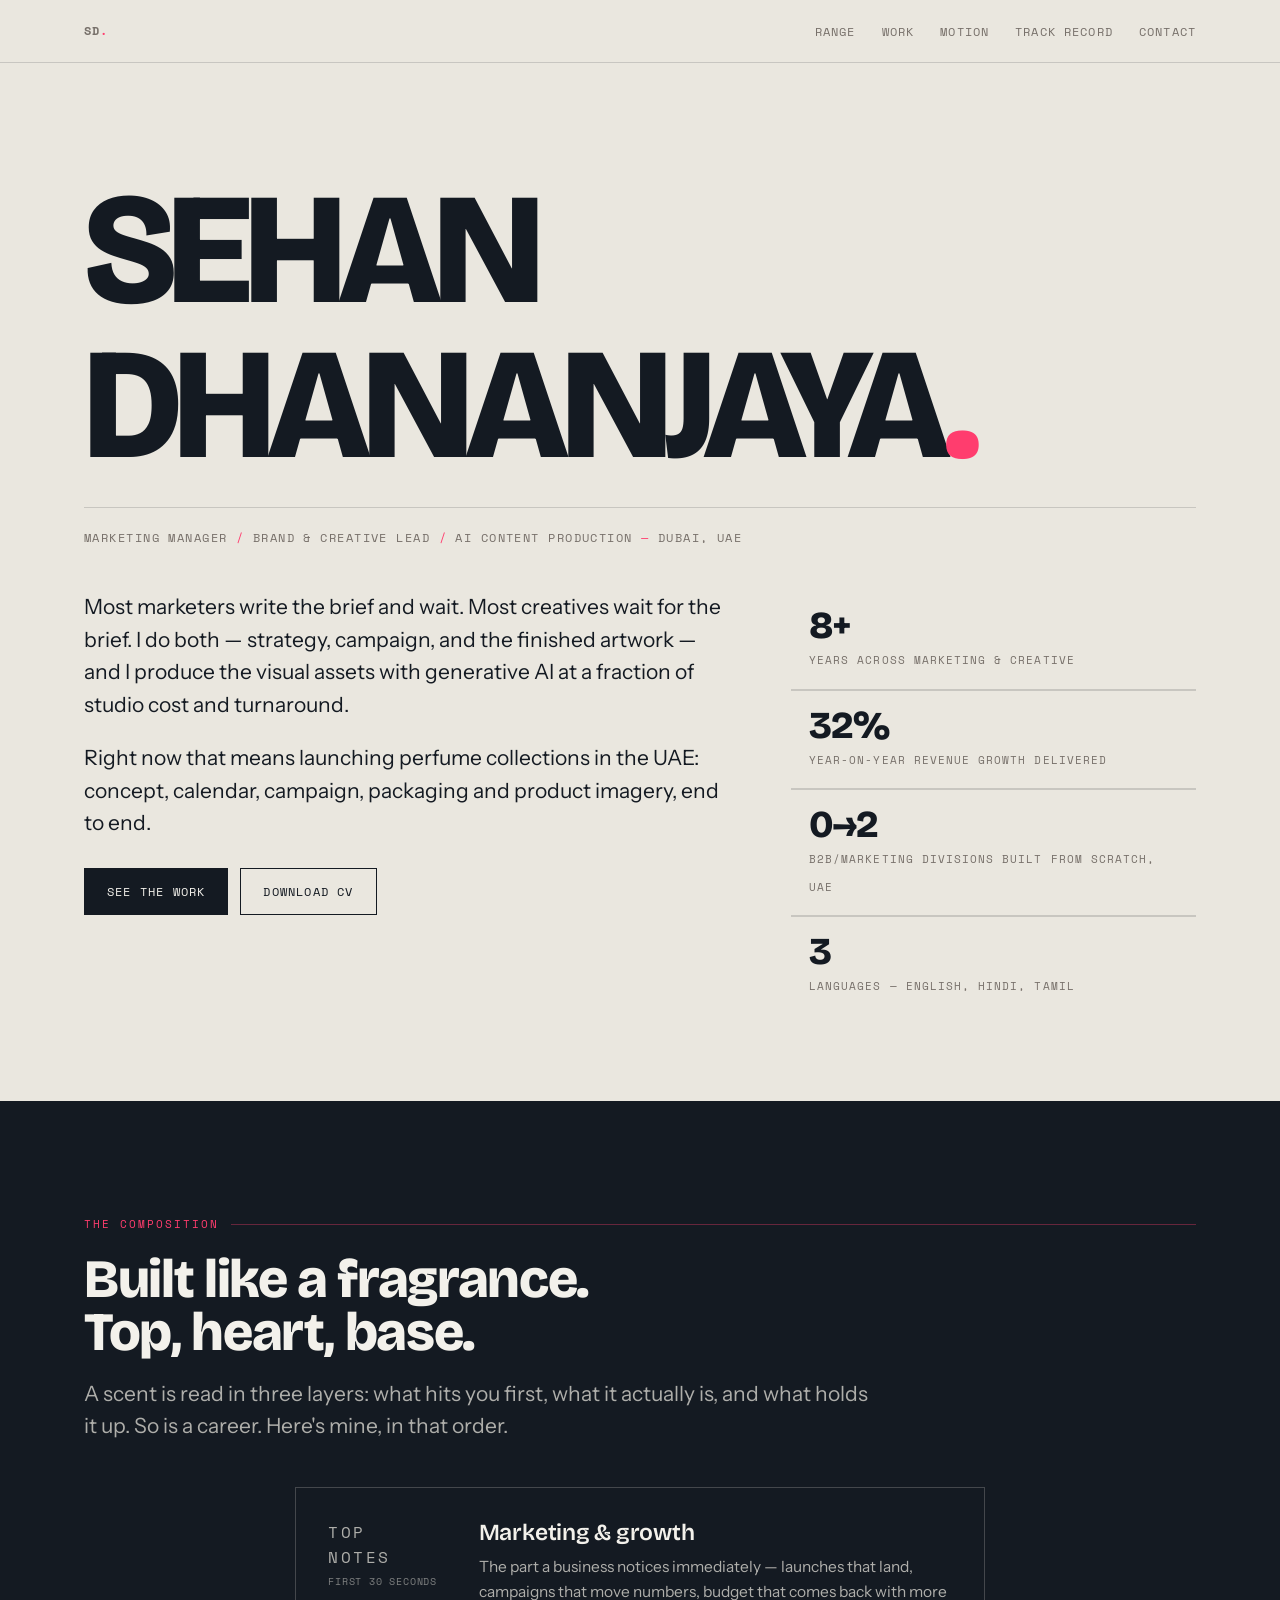
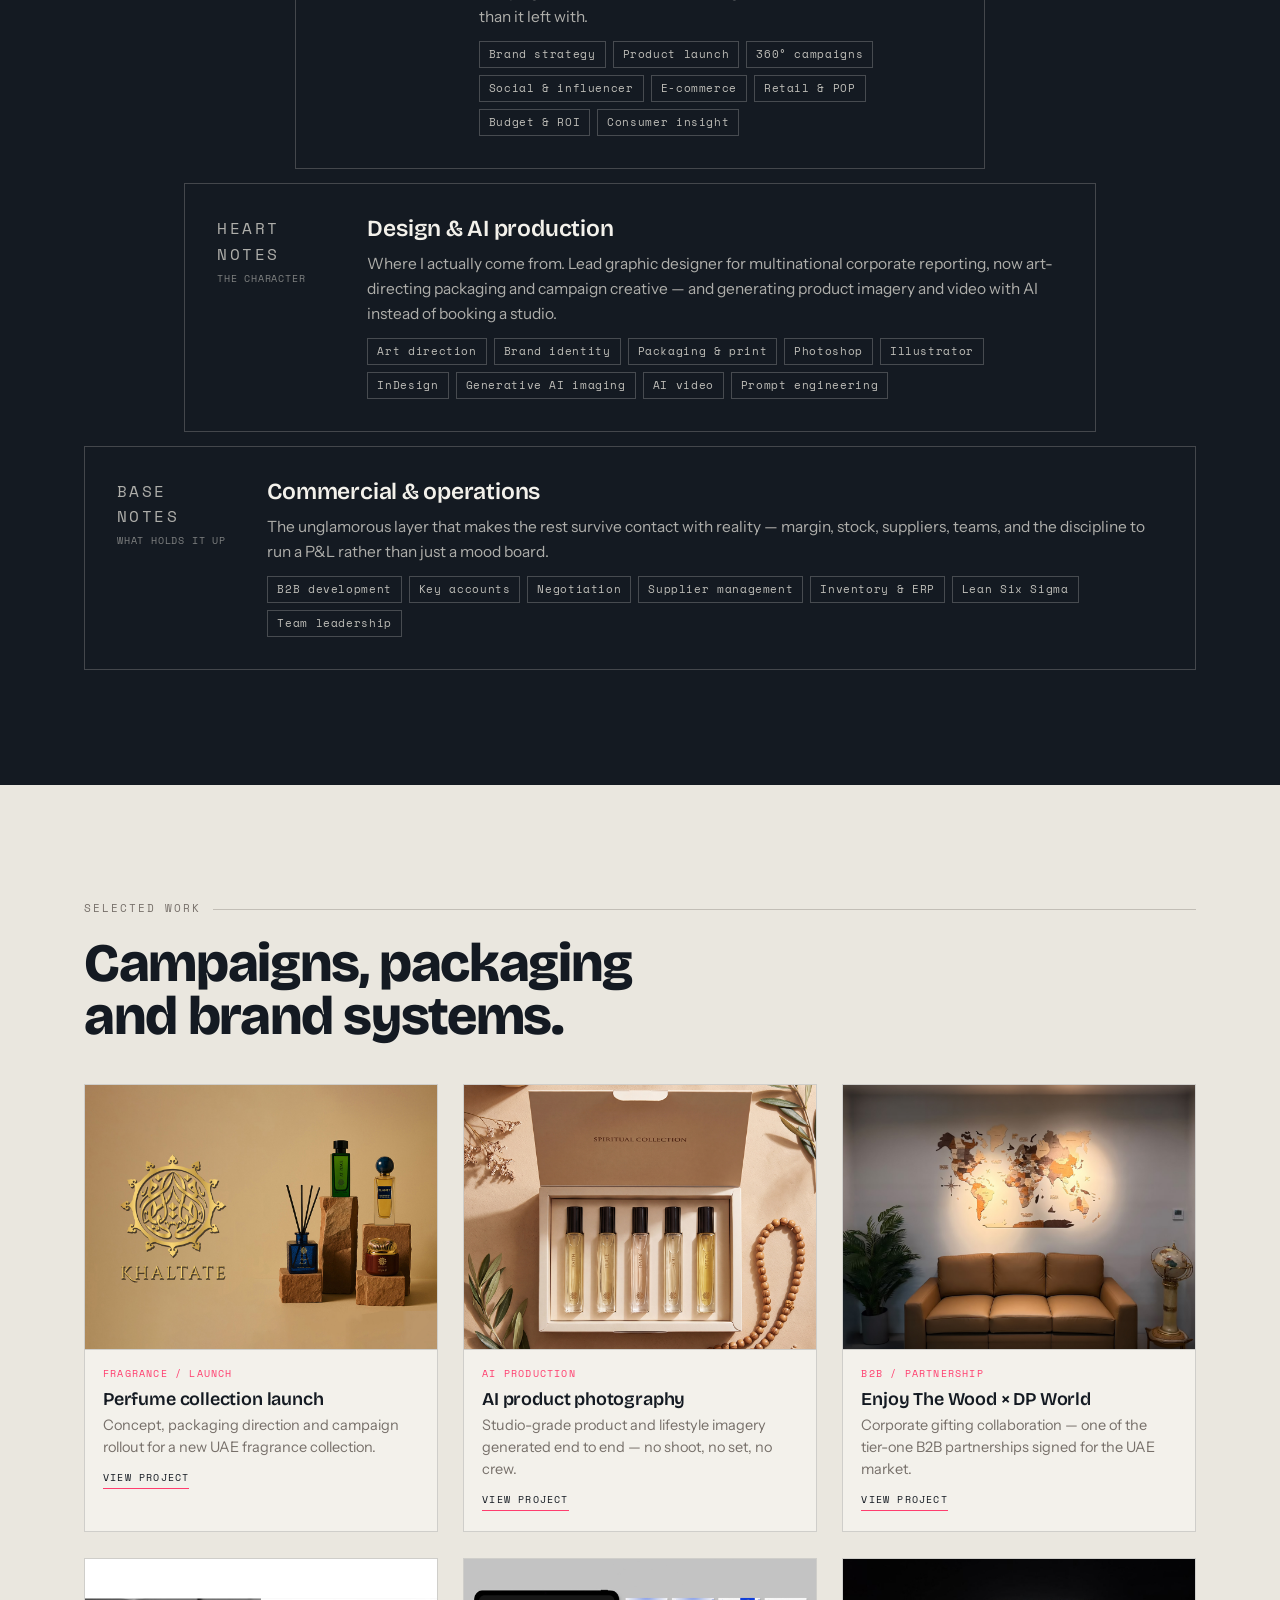
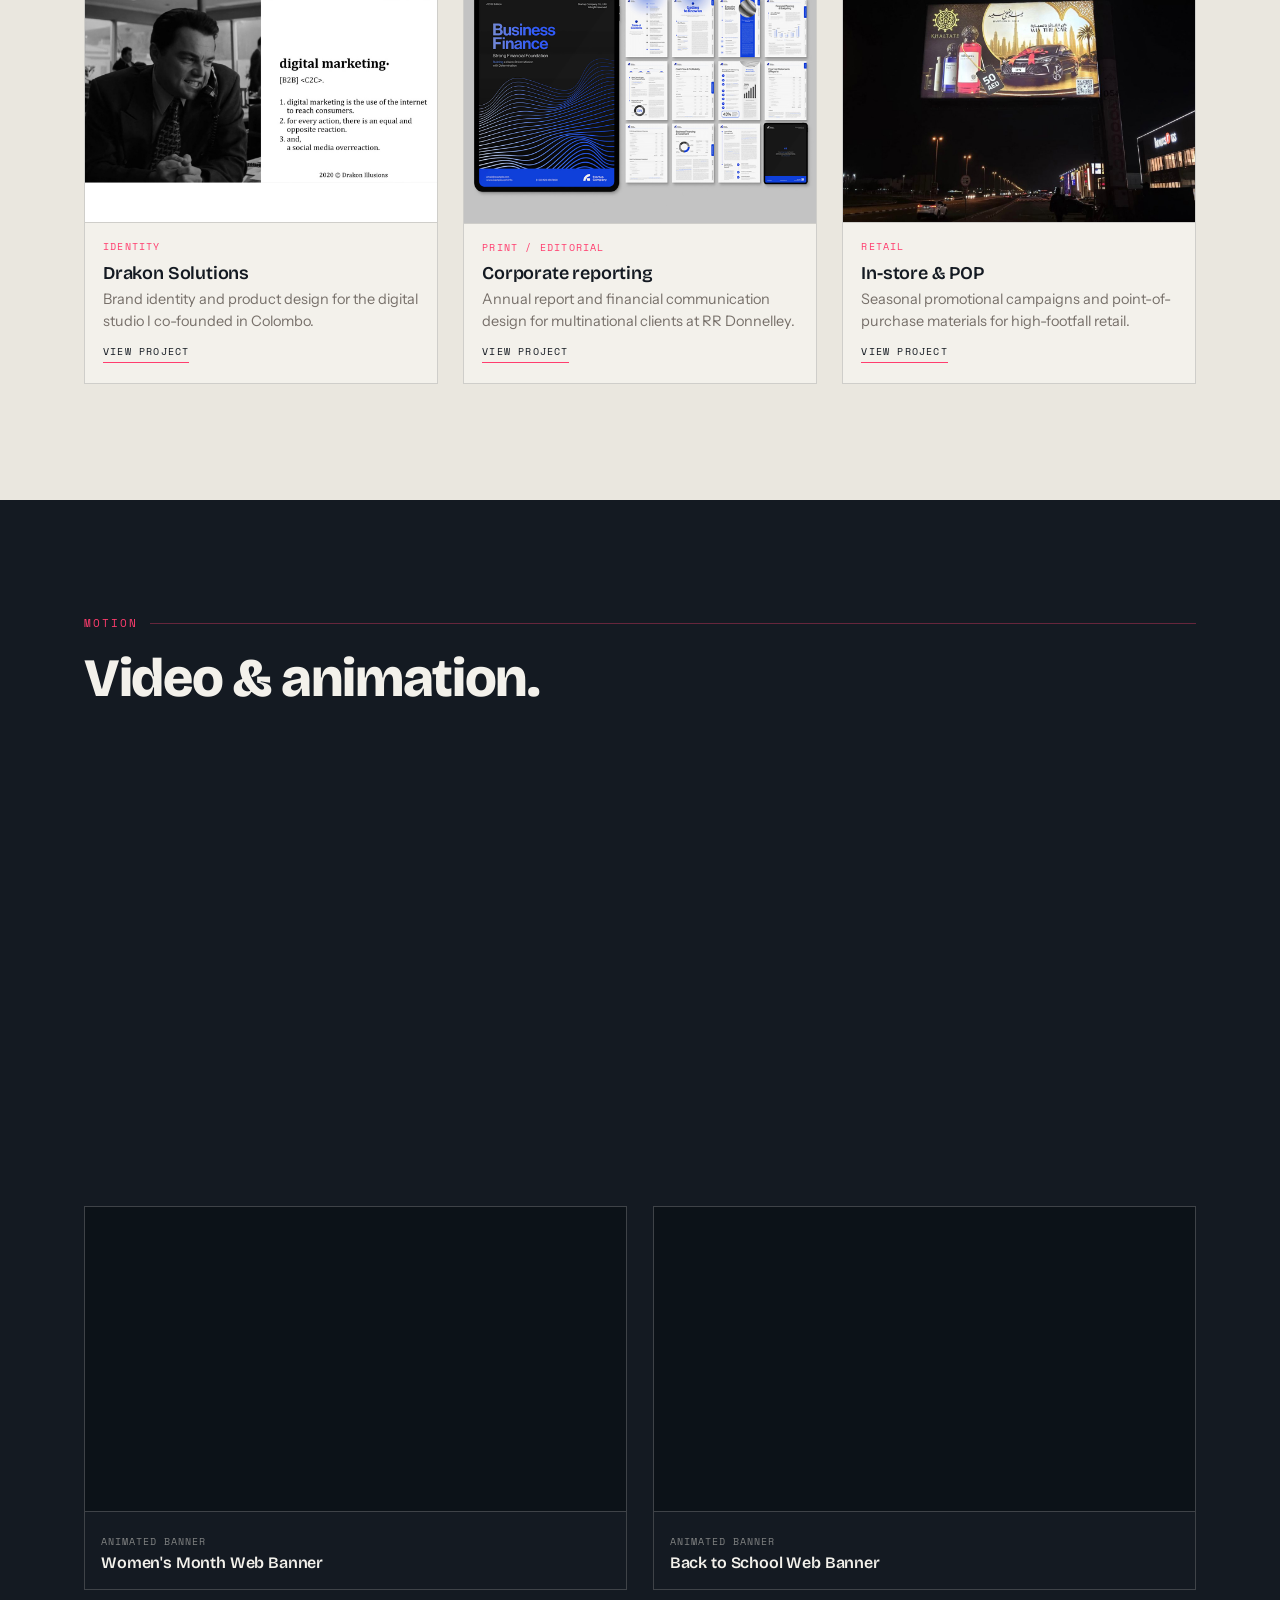
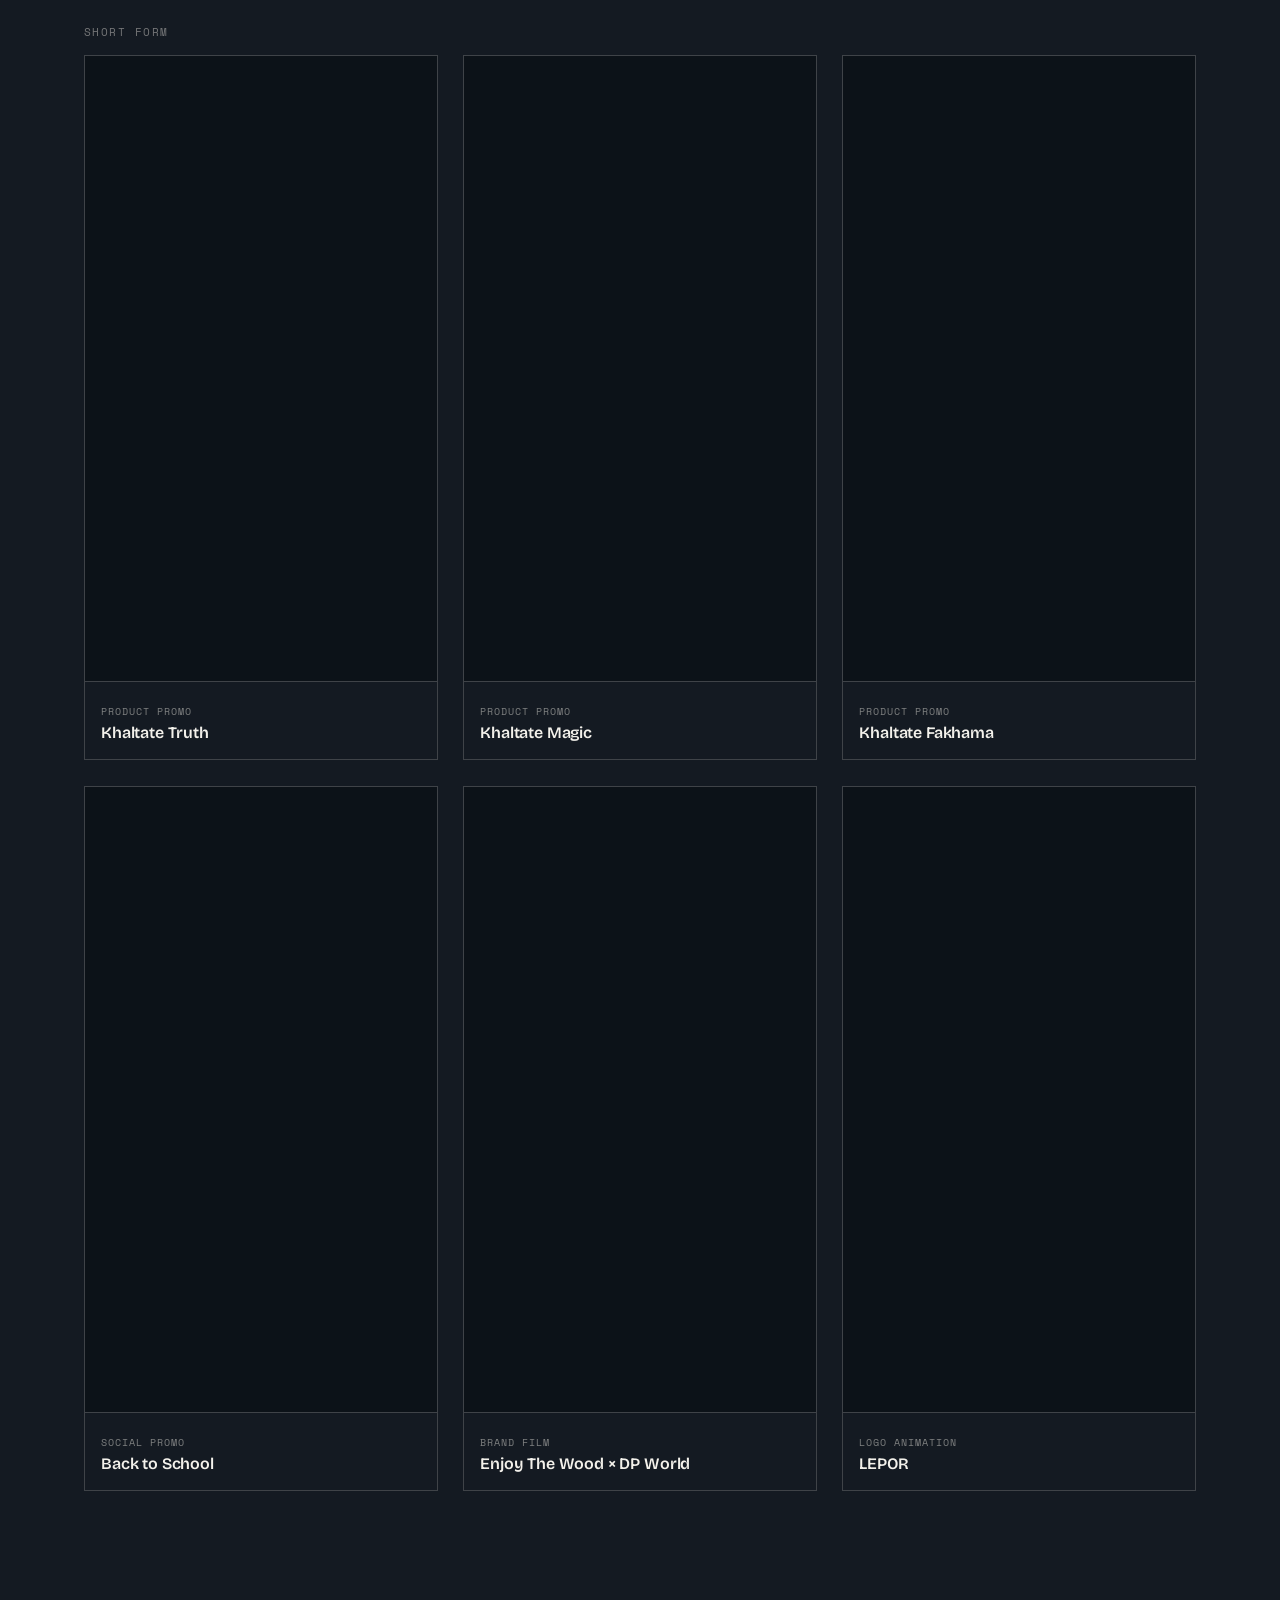
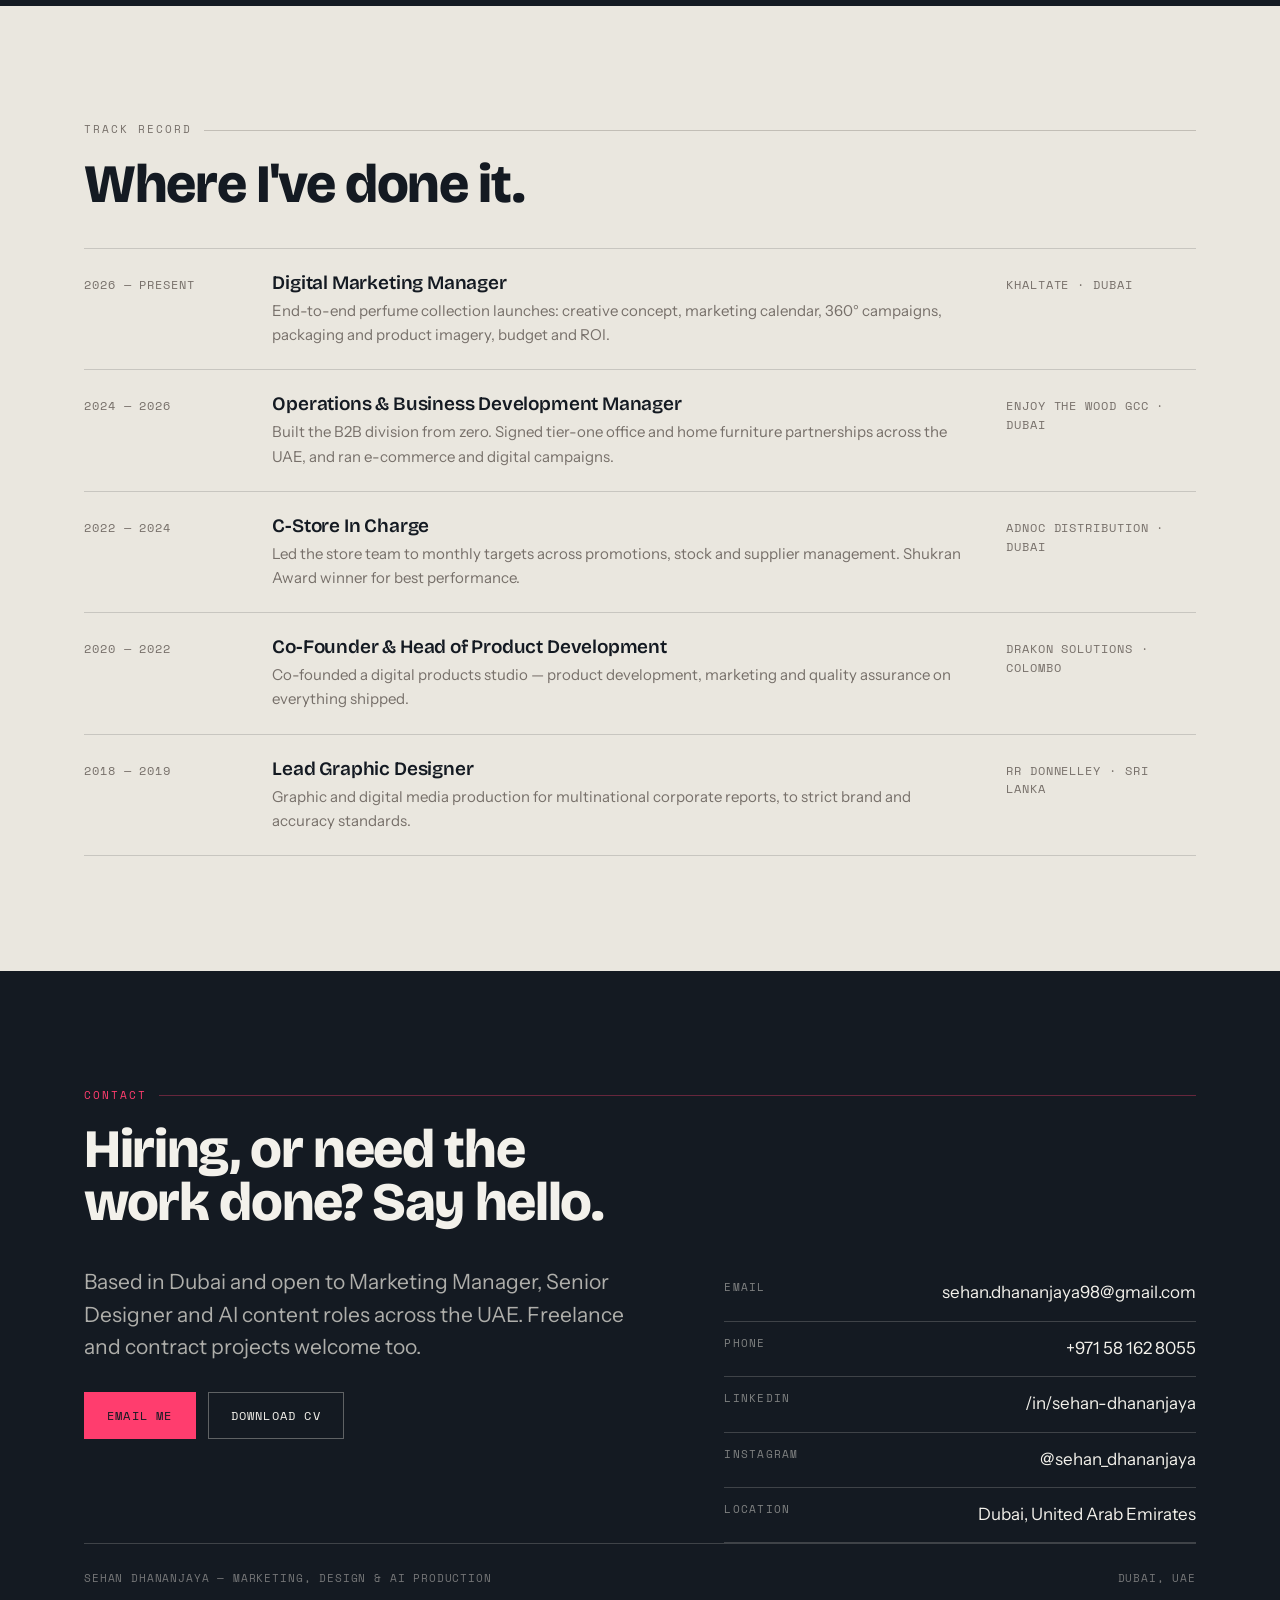
<file: index.html>
<!DOCTYPE html>
<html lang="en">
<head>
<meta charset="utf-8">
<meta name="viewport" content="width=device-width, initial-scale=1">
<title>Sehan Dhananjaya — Marketing, Design & AI Production, Dubai</title>
<link rel="icon" href="/favicon.ico" sizes="32x32">
<link rel="icon" href="/favicon.svg" type="image/svg+xml">
<link rel="apple-touch-icon" href="/apple-touch-icon.png">
<meta name="description" content="Sehan Dhananjaya — marketing manager, designer and AI content producer in Dubai. Brand launches, campaign creative and AI-generated product imagery.">

<meta property="og:title" content="Sehan Dhananjaya — Marketing, Design & AI Production">
<meta property="og:description" content="I run the campaign and make the work. Dubai, UAE.">
<meta property="og:type" content="website">
<meta property="og:image" content="https://sehandhananjaya.github.io/images/share.jpg">
<meta property="og:url" content="https://sehandhananjaya.github.io/">
<meta name="twitter:card" content="summary_large_image">
<meta name="theme-color" content="#141A22">
<link rel="canonical" href="https://sehandhananjaya.github.io/">

<link rel="preconnect" href="https://fonts.googleapis.com">
<link rel="preconnect" href="https://fonts.gstatic.com" crossorigin>
<link href="https://fonts.googleapis.com/css2?family=Bricolage+Grotesque:opsz,wght@12..96,400;12..96,600;12..96,800&family=Instrument+Sans:wght@400;500;600&family=Space+Mono:wght@400;700&display=swap" rel="stylesheet">

<style>
:root{
  --ink:#141A22;
  --ink-soft:#26313C;
  --paper:#EAE7DF;
  --paper-warm:#F3F1EB;
  --spot:#FF3D6E;          /* fluorescent spot colour — the one loud thing */
  --grey:#77706A;
  --rule:rgba(20,26,34,.16);

  --display:"Bricolage Grotesque",system-ui,sans-serif;
  --body:"Instrument Sans",system-ui,sans-serif;
  --mono:"Space Mono",ui-monospace,monospace;

  --gutter:clamp(20px,5vw,72px);
  --stack:clamp(64px,9vw,132px);
}

*{box-sizing:border-box}
html{scroll-behavior:smooth}
body{
  margin:0;
  background:var(--paper);
  color:var(--ink);
  font-family:var(--body);
  font-size:17px;
  line-height:1.62;
  -webkit-font-smoothing:antialiased;
}
img{max-width:100%;display:block}
a{color:inherit}

.wrap{max-width:1240px;margin:0 auto;padding:0 var(--gutter)}
.band{padding-block:var(--stack)}
.band--ink{background:var(--ink);color:var(--paper-warm)}
.band--ink .eyebrow{color:var(--spot)}
.band--ink .rule{border-color:rgba(234,231,223,.2)}

.eyebrow{
  font-family:var(--mono);
  font-size:11px;
  letter-spacing:.18em;
  text-transform:uppercase;
  color:var(--grey);
  margin:0 0 20px;
  display:flex;align-items:center;gap:12px;
}
.eyebrow::after{content:"";flex:1;height:1px;background:currentColor;opacity:.35}

h1,h2,h3{font-family:var(--display);font-weight:800;line-height:.98;letter-spacing:-.025em;margin:0}
h2{font-size:clamp(30px,4.6vw,54px)}
h3{font-size:clamp(19px,2vw,23px);font-weight:600;letter-spacing:-.01em;line-height:1.15}
p{margin:0 0 1em}
.lede{font-size:clamp(18px,1.9vw,21px);line-height:1.55}

/* ---------- nav ---------- */
.nav{
  position:sticky;top:0;z-index:50;
  background:rgba(234,231,223,.9);
  backdrop-filter:blur(10px);
  border-bottom:1px solid var(--rule);
}
.nav-in{display:flex;align-items:center;justify-content:space-between;height:62px}
.mark{font-family:var(--display);font-weight:800;font-size:19px;letter-spacing:-.03em;text-decoration:none}
.mark span{color:var(--spot)}
.nav ul{display:flex;gap:26px;list-style:none;margin:0;padding:0}
.nav a{font-family:var(--mono);font-size:11.5px;letter-spacing:.1em;text-transform:uppercase;text-decoration:none;color:var(--grey)}
.nav a:hover{color:var(--ink)}
@media(max-width:680px){.nav ul{gap:16px}.nav a{font-size:10px;letter-spacing:.06em}}
@media(max-width:460px){.nav li:nth-child(2){display:none}}

/* ---------- hero ---------- */
.hero{padding-block:clamp(56px,10vw,110px) clamp(48px,7vw,86px)}
.hero h1{font-size:clamp(52px,12.5vw,158px);letter-spacing:-.05em}
.hero h1 em{font-style:normal;display:block}
.slash{color:var(--spot)}
.hero-meta{
  font-family:var(--mono);font-size:12px;letter-spacing:.12em;text-transform:uppercase;
  color:var(--grey);margin:24px 0 0;padding-top:20px;border-top:1px solid var(--rule);
}
.hero-grid{display:grid;grid-template-columns:1.35fr .85fr;gap:clamp(28px,5vw,72px);margin-top:44px;align-items:start}
@media(max-width:860px){.hero-grid{grid-template-columns:1fr;gap:36px}}

.stats{display:grid;gap:2px;background:var(--rule)}
.stat{background:var(--paper);padding:16px 18px}
.stat b{display:block;font-family:var(--display);font-size:clamp(26px,3.4vw,38px);font-weight:800;letter-spacing:-.03em;line-height:1}
.stat span{font-family:var(--mono);font-size:10.5px;letter-spacing:.1em;text-transform:uppercase;color:var(--grey)}

.btn{
  display:inline-block;font-family:var(--mono);font-size:12px;letter-spacing:.1em;text-transform:uppercase;
  text-decoration:none;padding:13px 22px;background:var(--ink);color:var(--paper-warm);border:1px solid var(--ink);
}
.btn:hover{background:var(--spot);border-color:var(--spot);color:var(--ink)}
.btn--ghost{background:transparent;color:var(--ink)}
.btn--ghost:hover{background:var(--ink);color:var(--paper-warm)}
.btn-row{display:flex;flex-wrap:wrap;gap:12px;margin-top:28px}

/* ---------- the pyramid (signature) ---------- */
.pyr{margin-top:44px;display:grid;gap:14px;justify-items:center}
.note{
  width:100%;border:1px solid rgba(234,231,223,.22);
  padding:clamp(20px,3vw,32px);
  display:grid;grid-template-columns:112px 1fr;gap:clamp(16px,3vw,40px);align-items:start;
  transition:border-color .25s ease,background .25s ease;
}
.note:hover,.note:focus-within{border-color:var(--spot);background:rgba(255,61,110,.05)}
.note--top{max-width:62%}
.note--heart{max-width:82%}
.note--base{max-width:100%}
@media(max-width:900px){.note--top,.note--heart{max-width:100%}}
@media(max-width:620px){.note{grid-template-columns:1fr;gap:10px}}
.note-key{font-family:var(--mono);font-size:11px;letter-spacing:.16em;text-transform:uppercase;color:var(--spot)}
.note-key small{display:block;color:rgba(234,231,223,.5);letter-spacing:.08em;margin-top:4px;font-size:10px}
.note h3{margin-bottom:8px}
.note p{color:rgba(234,231,223,.72);margin:0 0 12px;font-size:15.5px}
.tags{display:flex;flex-wrap:wrap;gap:7px;margin:0;padding:0;list-style:none}
.tags li{font-family:var(--mono);font-size:10.5px;letter-spacing:.06em;padding:4px 9px;border:1px solid rgba(234,231,223,.24);color:rgba(234,231,223,.8)}

/* ---------- work ---------- */
.grid{display:grid;grid-template-columns:repeat(3,1fr);gap:clamp(14px,2vw,26px);margin-top:40px}
@media(max-width:900px){.grid{grid-template-columns:repeat(2,1fr)}}
@media(max-width:560px){.grid{grid-template-columns:1fr}}
a.tile{position:relative;display:block;text-decoration:none;color:inherit;background:var(--paper-warm);border:1px solid var(--rule);overflow:hidden;transition:border-color .25s ease,transform .25s ease}
a.tile:hover{border-color:var(--ink);transform:translateY(-3px)}
a.tile:hover .tile-body h3{color:var(--spot)}
.tile-body h3{transition:color .2s ease}
.tile-more{display:inline-block;margin-top:11px;font-family:var(--mono);font-size:10px;letter-spacing:.12em;text-transform:uppercase;color:var(--ink);border-bottom:1px solid var(--spot);padding-bottom:2px}
.tile-img{aspect-ratio:4/3;width:100%;object-fit:cover;transition:transform .5s ease}
.tile:hover .tile-img{transform:scale(1.04)}
.tile-body{padding:16px 18px 20px;border-top:1px solid var(--rule)}
.tile-body h3{font-size:18px}
.tile-body p{margin:6px 0 0;font-size:14.5px;color:var(--grey);line-height:1.5}
.tile-tag{font-family:var(--mono);font-size:10px;letter-spacing:.12em;text-transform:uppercase;color:var(--spot);display:block;margin-bottom:7px}
/* graceful placeholder when the image file isn't there yet */
.tile.is-empty .tile-img{display:none}
.tile.is-empty::before{
  content:"Drop image here — see README";
  display:flex;align-items:center;justify-content:center;text-align:center;
  aspect-ratio:4/3;padding:20px;
  font-family:var(--mono);font-size:11px;letter-spacing:.06em;color:var(--grey);
  background:repeating-linear-gradient(45deg,transparent,transparent 9px,rgba(20,26,34,.05) 9px,rgba(20,26,34,.05) 18px);
}

/* ---------- motion ---------- */
.reels{margin-top:40px}
.reels-wide{display:grid;grid-template-columns:repeat(2,1fr);gap:clamp(14px,2vw,26px);margin-bottom:clamp(14px,2vw,26px)}
.reels-shorts{display:grid;grid-template-columns:repeat(3,1fr);gap:clamp(14px,2vw,26px)}
.subhead{font-family:var(--mono);font-size:10.5px;letter-spacing:.14em;text-transform:uppercase;color:rgba(234,231,223,.45);margin:34px 0 14px}
@media(max-width:900px){.reels-wide{grid-template-columns:1fr}.reels-shorts{grid-template-columns:repeat(2,1fr)}}
@media(max-width:560px){.reels-shorts{grid-template-columns:1fr}}
.reel{border:1px solid rgba(234,231,223,.2)}
.reel .frame{position:relative;aspect-ratio:16/9;background:#0C1218}
.reel--vertical .frame{aspect-ratio:9/16}
.reel iframe{position:absolute;inset:0;width:100%;height:100%;border:0}
.reel-body{padding:14px 16px 17px;border-top:1px solid rgba(234,231,223,.2)}
.reel-body h3{font-size:16px}
.reel-body span{font-family:var(--mono);font-size:10px;letter-spacing:.1em;text-transform:uppercase;color:rgba(234,231,223,.5)}

/* ---------- track record ---------- */
.roles{margin-top:36px;border-top:1px solid var(--rule)}
.role{display:grid;grid-template-columns:150px 1fr 190px;gap:clamp(14px,3vw,40px);padding:22px 0;border-bottom:1px solid var(--rule);align-items:baseline}
@media(max-width:760px){.role{grid-template-columns:1fr;gap:6px;padding:18px 0}}
.role time,.role .where{font-family:var(--mono);font-size:11.5px;letter-spacing:.08em;text-transform:uppercase;color:var(--grey)}
.role h3{font-size:19px}
.role p{margin:5px 0 0;font-size:15px;color:var(--grey)}

/* ---------- contact ---------- */
.contact-grid{display:grid;grid-template-columns:1.1fr .9fr;gap:clamp(28px,5vw,72px);margin-top:36px;align-items:start}
@media(max-width:820px){.contact-grid{grid-template-columns:1fr;gap:32px}}
.lines{list-style:none;margin:0;padding:0}
.lines li{padding:13px 0;border-bottom:1px solid rgba(234,231,223,.2);display:flex;justify-content:space-between;gap:18px;flex-wrap:wrap}
.lines span{font-family:var(--mono);font-size:10.5px;letter-spacing:.12em;text-transform:uppercase;color:rgba(234,231,223,.5)}
.lines a{text-decoration:none;border-bottom:1px solid transparent}
.lines a:hover{color:var(--spot);border-color:var(--spot)}
.foot{padding:26px 0;font-family:var(--mono);font-size:10.5px;letter-spacing:.08em;text-transform:uppercase;color:rgba(234,231,223,.45);border-top:1px solid rgba(234,231,223,.2);display:flex;justify-content:space-between;gap:14px;flex-wrap:wrap}

/* ---------- motion / a11y ---------- */
:focus-visible{outline:2px solid var(--spot);outline-offset:3px}
.rise{opacity:0;transform:translateY(18px);transition:opacity .7s ease,transform .7s ease}
.rise.in{opacity:1;transform:none}
@media(prefers-reduced-motion:reduce){
  html{scroll-behavior:auto}
  .rise{opacity:1;transform:none;transition:none}
  .tile-img{transition:none}
}
</style>
</head>
<body>

<nav class="nav">
  <div class="wrap nav-in">
    <a class="mark" href="#top">SD<span>.</span></a>
    <ul>
      <li><a href="#range">Range</a></li>
      <li><a href="#work">Work</a></li>
      <li><a href="#motion">Motion</a></li>
      <li><a href="#track">Track record</a></li>
      <li><a href="#contact">Contact</a></li>
    </ul>
  </div>
</nav>

<header class="hero wrap" id="top">
  <h1>SEHAN<em>DHANANJAYA<span class="slash">.</span></em></h1>
  <p class="hero-meta">Marketing Manager <span class="slash">/</span> Brand &amp; Creative Lead <span class="slash">/</span> AI Content Production <span class="slash">—</span> Dubai, UAE</p>

  <div class="hero-grid">
    <div>
      <p class="lede">Most marketers write the brief and wait. Most creatives wait for the brief. I do both — strategy, campaign, and the finished artwork — and I produce the visual assets with generative AI at a fraction of studio cost and turnaround.</p>
      <p class="lede">Right now that means launching perfume collections in the UAE: concept, calendar, campaign, packaging and product imagery, end to end.</p>
      <div class="btn-row">
        <a class="btn" href="#work">See the work</a>
        <a class="btn btn--ghost" href="Sehan-Dhananjaya-CV.pdf">Download CV</a>
      </div>
    </div>
    <div class="stats">
      <div class="stat"><b>8+</b><span>Years across marketing &amp; creative</span></div>
      <div class="stat"><b>32%</b><span>Year-on-year revenue growth delivered</span></div>
      <div class="stat"><b>0→2</b><span>B2B/Marketing divisions built from scratch, UAE</span></div>
      <div class="stat"><b>3</b><span>Languages — English, Hindi, Tamil</span></div>
    </div>
  </div>
</header>

<!-- SIGNATURE SECTION: skills structured the way a fragrance is -->
<section class="band band--ink" id="range">
  <div class="wrap">
    <p class="eyebrow">The composition</p>
    <h2>Built like a fragrance.<br>Top, heart, base.</h2>
    <p class="lede rise" style="max-width:56ch;margin-top:18px;color:rgba(234,231,223,.72)">A scent is read in three layers: what hits you first, what it actually is, and what holds it up. So is a career. Here's mine, in that order.</p>

    <div class="pyr">
      <article class="note note--top rise">
        <p class="note-key">Top notes<small>First 30 seconds</small></p>
        <div>
          <h3>Marketing &amp; growth</h3>
          <p>The part a business notices immediately — launches that land, campaigns that move numbers, budget that comes back with more than it left with.</p>
          <ul class="tags">
            <li>Brand strategy</li><li>Product launch</li><li>360° campaigns</li><li>Social &amp; influencer</li><li>E-commerce</li><li>Retail &amp; POP</li><li>Budget &amp; ROI</li><li>Consumer insight</li>
          </ul>
        </div>
      </article>

      <article class="note note--heart rise">
        <p class="note-key">Heart notes<small>The character</small></p>
        <div>
          <h3>Design &amp; AI production</h3>
          <p>Where I actually come from. Lead graphic designer for multinational corporate reporting, now art-directing packaging and campaign creative — and generating product imagery and video with AI instead of booking a studio.</p>
          <ul class="tags">
            <li>Art direction</li><li>Brand identity</li><li>Packaging &amp; print</li><li>Photoshop</li><li>Illustrator</li><li>InDesign</li><li>Generative AI imaging</li><li>AI video</li><li>Prompt engineering</li>
          </ul>
        </div>
      </article>

      <article class="note note--base rise">
        <p class="note-key">Base notes<small>What holds it up</small></p>
        <div>
          <h3>Commercial &amp; operations</h3>
          <p>The unglamorous layer that makes the rest survive contact with reality — margin, stock, suppliers, teams, and the discipline to run a P&amp;L rather than just a mood board.</p>
          <ul class="tags">
            <li>B2B development</li><li>Key accounts</li><li>Negotiation</li><li>Supplier management</li><li>Inventory &amp; ERP</li><li>Lean Six Sigma</li><li>Team leadership</li>
          </ul>
        </div>
      </article>
    </div>
  </div>
</section>

<section class="band wrap" id="work">
  <p class="eyebrow">Selected work</p>
  <h2>Campaigns, packaging<br>and brand systems.</h2>

  <div class="grid">
    <a class="tile rise" href="work/perfume-launch.html">
      <img class="tile-img" src="images/work-01.jpg" alt="Perfume collection launch campaign artwork" onerror="this.closest('.tile').classList.add('is-empty')">
      <div class="tile-body">
        <span class="tile-tag">Fragrance / Launch</span>
        <h3>Perfume collection launch</h3>
        <p>Concept, packaging direction and campaign rollout for a new UAE fragrance collection.</p>
        <span class="tile-more">View project</span>
      </div>
    </a>

    <a class="tile rise" href="work/ai-product-photography.html">
      <img class="tile-img" src="images/work-02.jpg" alt="AI-generated product photography" onerror="this.closest('.tile').classList.add('is-empty')">
      <div class="tile-body">
        <span class="tile-tag">AI Production</span>
        <h3>AI product photography</h3>
        <p>Studio-grade product and lifestyle imagery generated end to end — no shoot, no set, no crew.</p>
        <span class="tile-more">View project</span>
      </div>
    </a>

    <a class="tile rise" href="work/enjoy-the-wood-dp-world.html">
      <img class="tile-img" src="images/work-03.jpg" alt="Enjoy The Wood x DP World collaboration" onerror="this.closest('.tile').classList.add('is-empty')">
      <div class="tile-body">
        <span class="tile-tag">B2B / Partnership</span>
        <h3>Enjoy The Wood × DP World</h3>
        <p>Corporate gifting collaboration — one of the tier-one B2B partnerships signed for the UAE market.</p>
        <span class="tile-more">View project</span>
      </div>
    </a>

    <a class="tile rise" href="work/drakon-solutions.html">
      <img class="tile-img" src="images/work-04.jpg" alt="Drakon Solutions brand identity" onerror="this.closest('.tile').classList.add('is-empty')">
      <div class="tile-body">
        <span class="tile-tag">Identity</span>
        <h3>Drakon Solutions</h3>
        <p>Brand identity and product design for the digital studio I co-founded in Colombo.</p>
        <span class="tile-more">View project</span>
      </div>
    </a>

    <a class="tile rise" href="work/corporate-reporting.html">
      <img class="tile-img" src="images/work-05.jpg" alt="Corporate annual report design" onerror="this.closest('.tile').classList.add('is-empty')">
      <div class="tile-body">
        <span class="tile-tag">Print / Editorial</span>
        <h3>Corporate reporting</h3>
        <p>Annual report and financial communication design for multinational clients at RR Donnelley.</p>
        <span class="tile-more">View project</span>
      </div>
    </a>

    <a class="tile rise" href="work/in-store-pop.html">
      <img class="tile-img" src="images/work-06.jpg" alt="Retail point of purchase materials" onerror="this.closest('.tile').classList.add('is-empty')">
      <div class="tile-body">
        <span class="tile-tag">Retail</span>
        <h3>In-store &amp; POP</h3>
        <p>Seasonal promotional campaigns and point-of-purchase materials for high-footfall retail.</p>
        <span class="tile-more">View project</span>
      </div>
    </a>
  </div>
</section>

<section class="band band--ink" id="motion">
  <div class="wrap">
    <p class="eyebrow">Motion</p>
    <h2>Video &amp; animation.</h2>
    <p class="lede rise" style="max-width:54ch;margin-top:18px;color:rgba(234,231,223,.72)">Brand films, kinetic typography and logo animation — art direction and edit.</p>

    <div class="reels">

      <!-- LANDSCAPE 16:9 — copy an <article> block to add another -->
      <div class="reels-wide">
        <article class="reel rise">
          <div class="frame"><iframe src="https://www.youtube.com/embed/ImSqgvRG7Xo" title="Khaltate BAIC U5 Giveaway" loading="lazy" allowfullscreen></iframe></div>
          <div class="reel-body"><span>Campaign film</span><h3>Khaltate BAIC U5 Giveaway</h3></div>
        </article>
        <article class="reel rise">
          <div class="frame"><iframe src="https://www.youtube.com/embed/YKpKmeU0_mY" title="Drakon Illusions" loading="lazy" allowfullscreen></iframe></div>
          <div class="reel-body"><span>Kinetic type</span><h3>Drakon Illusions</h3></div>
        </article>
        <article class="reel rise">
          <div class="frame"><iframe src="https://www.youtube.com/embed/WT5HqF9FqRI" title="Women's Month Web Banner" loading="lazy" allowfullscreen></iframe></div>
          <div class="reel-body"><span>Animated banner</span><h3>Women's Month Web Banner</h3></div>
        </article>
        <article class="reel rise">
          <div class="frame"><iframe src="https://www.youtube.com/embed/XcERab4SbjU" title="Back to School Web Banner" loading="lazy" allowfullscreen></iframe></div>
          <div class="reel-body"><span>Animated banner</span><h3>Back to School Web Banner</h3></div>
        </article>
      </div>

      <p class="subhead">Short form</p>
      <!-- VERTICAL 9:16 — copy an <article> block to add another -->
      <div class="reels-shorts">
        <article class="reel reel--vertical rise">
          <div class="frame"><iframe src="https://www.youtube.com/embed/Lloao1BjPEI" title="Khaltate Truth" loading="lazy" allowfullscreen></iframe></div>
          <div class="reel-body"><span>Product promo</span><h3>Khaltate Truth</h3></div>
        </article>
        <article class="reel reel--vertical rise">
          <div class="frame"><iframe src="https://www.youtube.com/embed/u1P_aF-uhCA" title="Khaltate Magic" loading="lazy" allowfullscreen></iframe></div>
          <div class="reel-body"><span>Product promo</span><h3>Khaltate Magic</h3></div>
        </article>
        <article class="reel reel--vertical rise">
          <div class="frame"><iframe src="https://www.youtube.com/embed/pjlxsHdZDGI" title="Khaltate Fakhama" loading="lazy" allowfullscreen></iframe></div>
          <div class="reel-body"><span>Product promo</span><h3>Khaltate Fakhama</h3></div>
        </article>
        <article class="reel reel--vertical rise">
          <div class="frame"><iframe src="https://www.youtube.com/embed/v2nSssEXszE" title="Back to School" loading="lazy" allowfullscreen></iframe></div>
          <div class="reel-body"><span>Social promo</span><h3>Back to School</h3></div>
        </article>
        <article class="reel reel--vertical rise">
          <div class="frame"><iframe src="https://www.youtube.com/embed/GNwtRgfBEBI" title="Enjoy The Wood × DP World" loading="lazy" allowfullscreen></iframe></div>
          <div class="reel-body"><span>Brand film</span><h3>Enjoy The Wood × DP World</h3></div>
        </article>
        <article class="reel reel--vertical rise">
          <div class="frame"><iframe src="https://www.youtube.com/embed/vBhHGhzxhqc" title="LEPOR" loading="lazy" allowfullscreen></iframe></div>
          <div class="reel-body"><span>Logo animation</span><h3>LEPOR</h3></div>
        </article>
      </div>

    </div>
  </div>
</section>

<section class="band wrap" id="track">
  <p class="eyebrow">Track record</p>
  <h2>Where I've done it.</h2>

  <div class="roles">
    <article class="role rise">
      <time>2026 — Present</time>
      <div>
        <h3>Digital Marketing Manager</h3>
        <p>End-to-end perfume collection launches: creative concept, marketing calendar, 360° campaigns, packaging and product imagery, budget and ROI.</p>
      </div>
      <p class="where">Khaltate · Dubai</p>
    </article>

    <article class="role rise">
      <time>2024 — 2026</time>
      <div>
        <h3>Operations &amp; Business Development Manager</h3>
        <p>Built the B2B division from zero. Signed tier-one office and home furniture partnerships across the UAE, and ran e-commerce and digital campaigns.</p>
      </div>
      <p class="where">Enjoy The Wood GCC · Dubai</p>
    </article>

    <article class="role rise">
      <time>2022 — 2024</time>
      <div>
        <h3>C-Store In Charge</h3>
        <p>Led the store team to monthly targets across promotions, stock and supplier management. Shukran Award winner for best performance.</p>
      </div>
      <p class="where">ADNOC Distribution · Dubai</p>
    </article>

    <article class="role rise">
      <time>2020 — 2022</time>
      <div>
        <h3>Co-Founder &amp; Head of Product Development</h3>
        <p>Co-founded a digital products studio — product development, marketing and quality assurance on everything shipped.</p>
      </div>
      <p class="where">Drakon Solutions · Colombo</p>
    </article>

    <article class="role rise">
      <time>2018 — 2019</time>
      <div>
        <h3>Lead Graphic Designer</h3>
        <p>Graphic and digital media production for multinational corporate reports, to strict brand and accuracy standards.</p>
      </div>
      <p class="where">RR Donnelley · Sri Lanka</p>
    </article>
  </div>
</section>

<section class="band band--ink" id="contact">
  <div class="wrap">
    <p class="eyebrow">Contact</p>
    <h2>Hiring, or need the<br>work done? Say hello.</h2>

    <div class="contact-grid">
      <div>
        <p class="lede" style="color:rgba(234,231,223,.72)">Based in Dubai and open to Marketing Manager, Senior Designer and AI content roles across the UAE. Freelance and contract projects welcome too.</p>
        <div class="btn-row">
          <a class="btn" style="background:var(--spot);border-color:var(--spot);color:var(--ink)" href="mailto:sehan.dhananjaya98@gmail.com">Email me</a>
          <a class="btn" style="background:transparent;color:var(--paper-warm);border-color:rgba(234,231,223,.35)" href="Sehan-Dhananjaya-CV.pdf">Download CV</a>
        </div>
      </div>

      <ul class="lines">
        <li><span>Email</span><a href="mailto:sehan.dhananjaya98@gmail.com">sehan.dhananjaya98@gmail.com</a></li>
        <li><span>Phone</span><a href="tel:+971581628055">+971 58 162 8055</a></li>
        <li><span>LinkedIn</span><a href="https://www.linkedin.com/in/sehan-dhananjaya/" target="_blank" rel="noopener">/in/sehan-dhananjaya</a></li>
        <li><span>Instagram</span><a href="https://www.instagram.com/sehan_dhananjaya/" target="_blank" rel="noopener">@sehan_dhananjaya</a></li>
        <li><span>Location</span>Dubai, United Arab Emirates</li>
      </ul>
    </div>

    <div class="foot">
      <span>Sehan Dhananjaya — Marketing, design &amp; AI production</span>
      <span>Dubai, UAE</span>
    </div>
  </div>
</section>

<script>
(function(){
  var reduce = window.matchMedia('(prefers-reduced-motion: reduce)').matches;
  var items = document.querySelectorAll('.rise');
  if(reduce || !('IntersectionObserver' in window)){
    items.forEach(function(el){el.classList.add('in')});
    return;
  }
  var io = new IntersectionObserver(function(entries){
    entries.forEach(function(e){
      if(e.isIntersecting){ e.target.classList.add('in'); io.unobserve(e.target); }
    });
  },{rootMargin:'0px 0px -8% 0px',threshold:.08});
  items.forEach(function(el){io.observe(el)});
})();
</script>
</body>
</html>
</file>
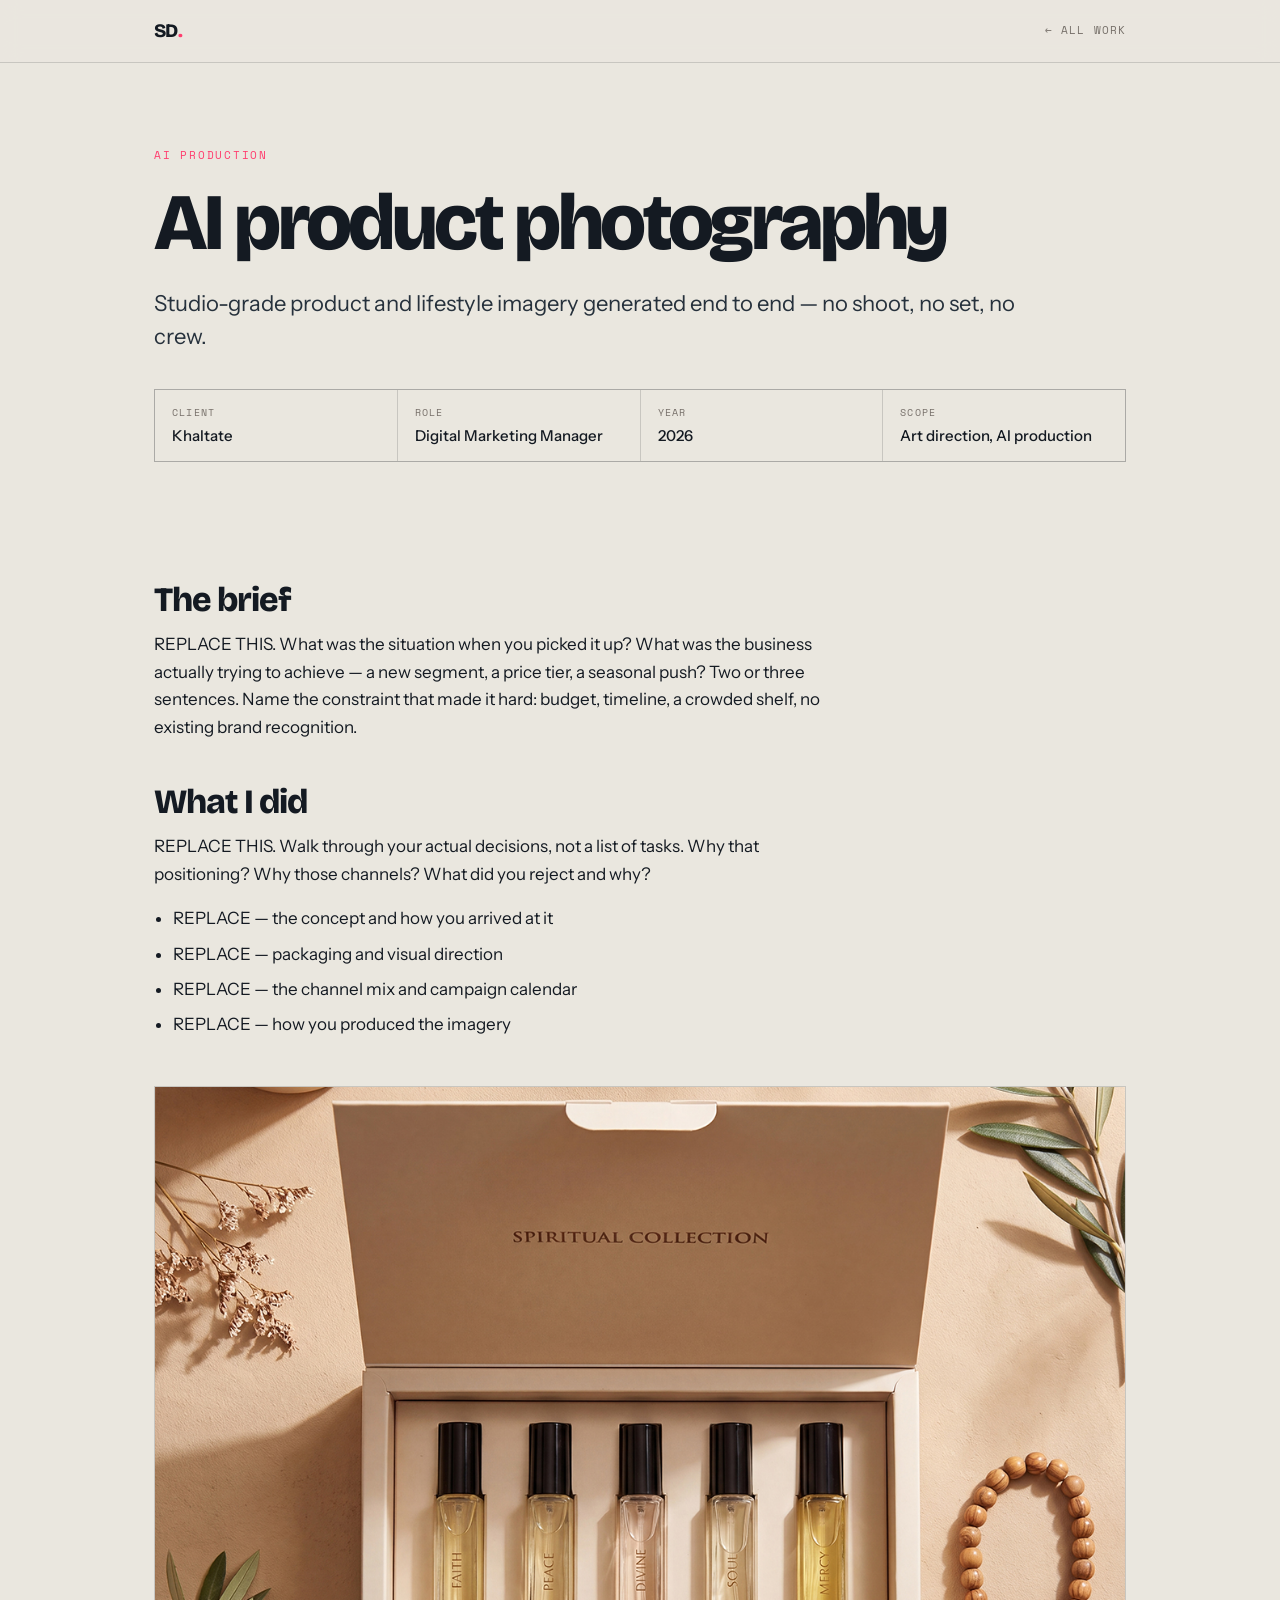
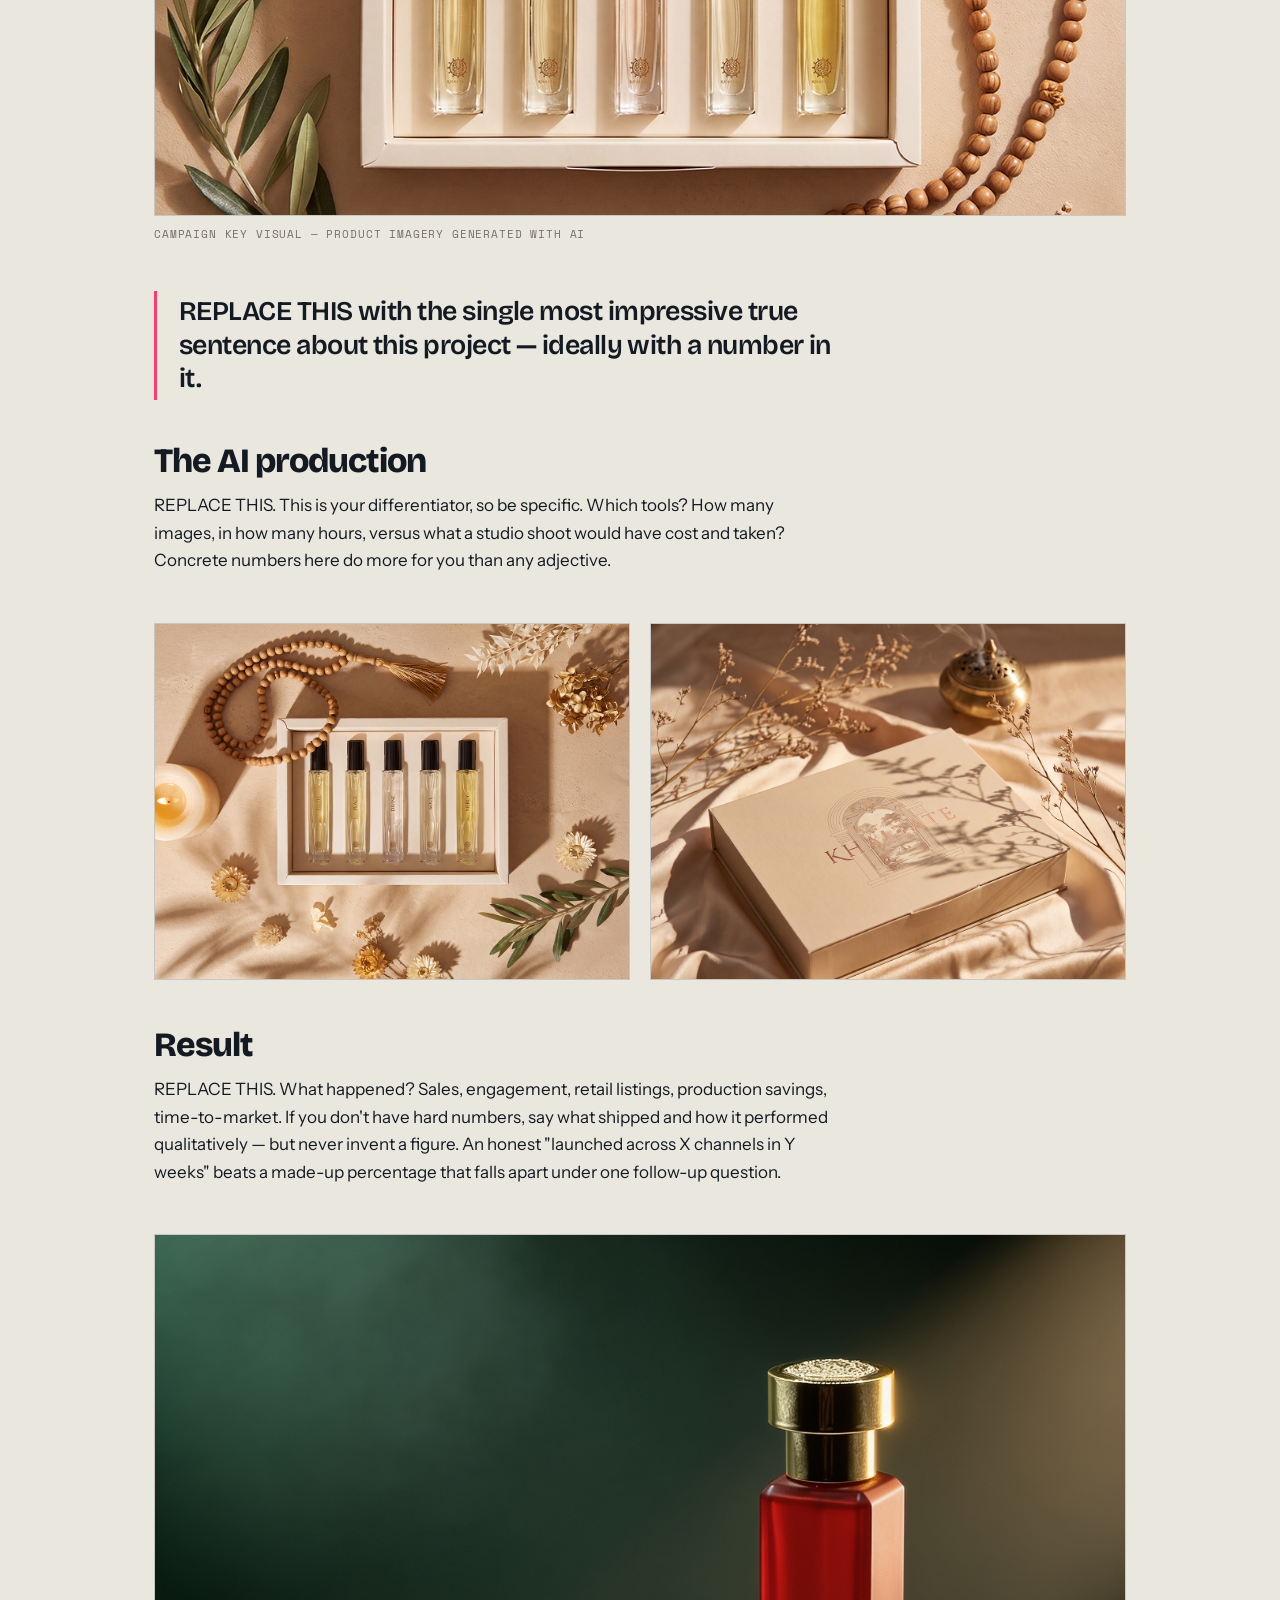
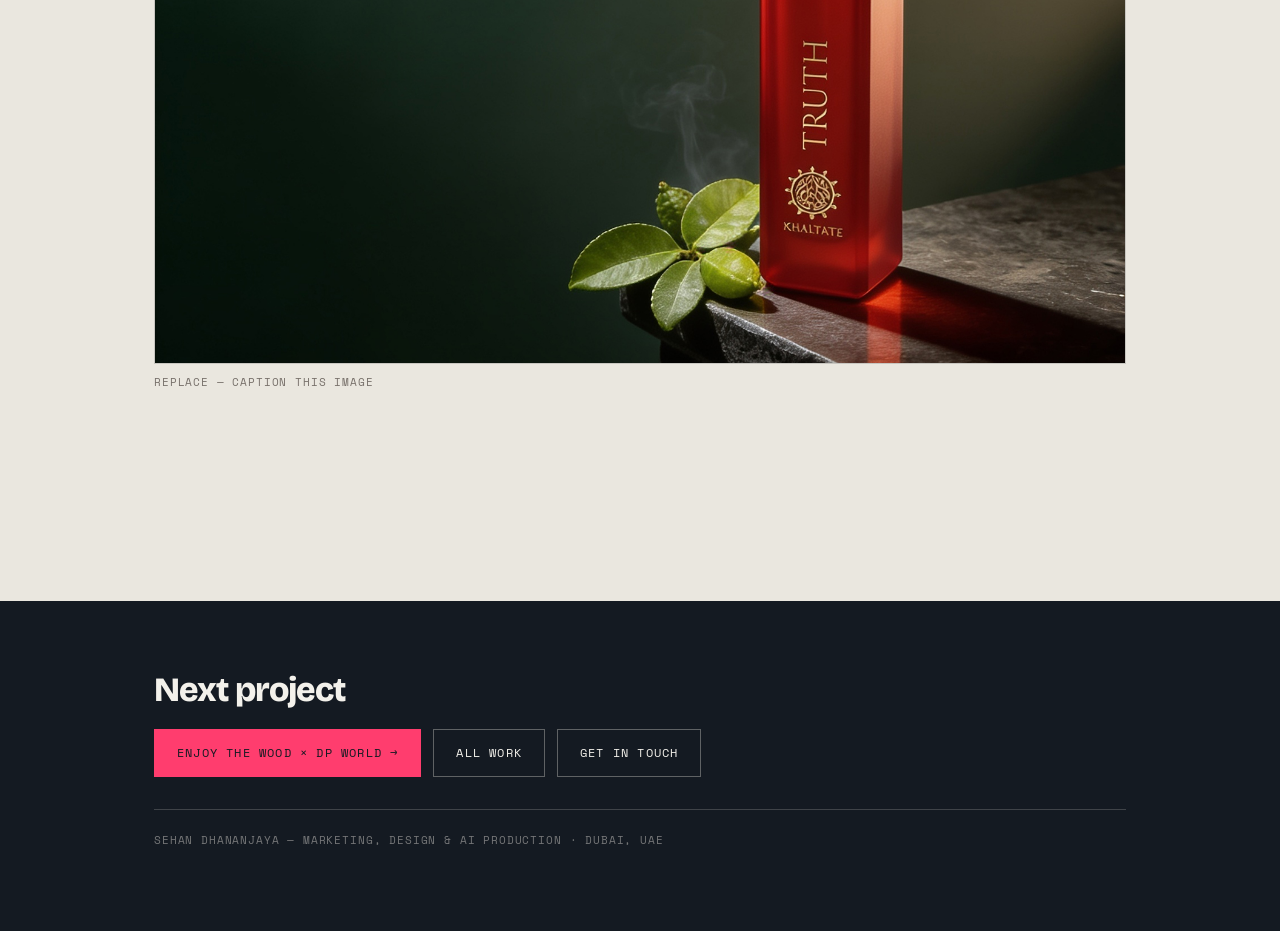
<file: work/ai-product-photography.html>
<!DOCTYPE html>
<html lang="en">
<head>
<meta charset="utf-8">
<meta name="viewport" content="width=device-width, initial-scale=1">
<title>AI product photography — Sehan Dhananjaya</title>
<meta name="description" content="Studio-grade product and lifestyle imagery generated end to end — no shoot, no set, no crew.">

<link rel="icon" href="/favicon.ico" sizes="32x32">
<link rel="icon" href="/favicon.svg" type="image/svg+xml">
<link rel="apple-touch-icon" href="/apple-touch-icon.png">

<meta property="og:title" content="AI product photography — Sehan Dhananjaya">
<meta property="og:description" content="Studio-grade product and lifestyle imagery generated end to end — no shoot, no set, no crew.">
<meta property="og:image" content="https://sehandhananjaya.github.io/images/work-02.jpg">
<meta property="og:url" content="https://sehandhananjaya.github.io/work/ai-product-photography.html">
<meta name="twitter:card" content="summary_large_image">
<meta name="theme-color" content="#141A22">

<link rel="preconnect" href="https://fonts.googleapis.com">
<link rel="preconnect" href="https://fonts.gstatic.com" crossorigin>
<link href="https://fonts.googleapis.com/css2?family=Bricolage+Grotesque:opsz,wght@12..96,400;12..96,600;12..96,800&family=Instrument+Sans:wght@400;500;600&family=Space+Mono:wght@400;700&display=swap" rel="stylesheet">
<link rel="stylesheet" href="case.css">
</head>
<body>

<nav class="bar">
  <div class="wrap bar-in">
    <a class="mark" href="/">SD<span>.</span></a>
    <a class="back" href="/#work">← All work</a>
  </div>
</nav>

<header class="case-hero wrap">
  <p class="tag">AI Production</p>
  <h1>AI product photography</h1>
  <p class="lede">Studio-grade product and lifestyle imagery generated end to end — no shoot, no set, no crew.</p>

  <dl class="facts">
    <div><dt>Client</dt><dd>Khaltate</dd></div>
    <div><dt>Role</dt><dd>Digital Marketing Manager</dd></div>
    <div><dt>Year</dt><dd>2026</dd></div>
    <div><dt>Scope</dt><dd>Art direction, AI production</dd></div>
  </dl>
</header>

<main class="body wrap">
  <div class="narrow">
    <h2>The brief</h2>
    <p>REPLACE THIS. What was the situation when you picked it up? What was the business actually trying to achieve — a new segment, a price tier, a seasonal push? Two or three sentences. Name the constraint that made it hard: budget, timeline, a crowded shelf, no existing brand recognition.</p>

    <h2>What I did</h2>
    <p>REPLACE THIS. Walk through your actual decisions, not a list of tasks. Why that positioning? Why those channels? What did you reject and why?</p>
    <ul>
      <li>REPLACE — the concept and how you arrived at it</li>
      <li>REPLACE — packaging and visual direction</li>
      <li>REPLACE — the channel mix and campaign calendar</li>
      <li>REPLACE — how you produced the imagery</li>
    </ul>
  </div>

  <figure class="shot">
    <img src="../images/work-02.jpg" alt="Perfume collection campaign imagery" loading="lazy">
    <figcaption>Campaign key visual — product imagery generated with AI</figcaption>
  </figure>

  <div class="narrow">
    <p class="pull">REPLACE THIS with the single most impressive true sentence about this project — ideally with a number in it.</p>

    <h2>The AI production</h2>
    <p>REPLACE THIS. This is your differentiator, so be specific. Which tools? How many images, in how many hours, versus what a studio shoot would have cost and taken? Concrete numbers here do more for you than any adjective.</p>
  </div>

  <div class="shot pair">
    <img src="../images/ai-product-photography/02.jpg" alt="Product imagery detail" loading="lazy">
    <img src="../images/ai-product-photography/03.jpg" alt="Packaging direction" loading="lazy">
  </div>

  <div class="narrow">
    <h2>Result</h2>
    <p>REPLACE THIS. What happened? Sales, engagement, retail listings, production savings, time-to-market. If you don't have hard numbers, say what shipped and how it performed qualitatively — but never invent a figure. An honest "launched across X channels in Y weeks" beats a made-up percentage that falls apart under one follow-up question.</p>
  </div>

  <figure class="shot">
    <img src="../images/ai-product-photography/04.jpg" alt="Campaign in market" loading="lazy">
    <figcaption>REPLACE — caption this image</figcaption>
  </figure>
</main>

<section class="endbar">
  <div class="wrap">
    <h2>Next project</h2>
    <div class="endnav">
      <a class="btn" href="enjoy-the-wood-dp-world.html">Enjoy The Wood × DP World →</a>
      <a class="btn btn--ghost" href="/#work">All work</a>
      <a class="btn btn--ghost" href="/#contact">Get in touch</a>
    </div>
    <p class="endfoot">Sehan Dhananjaya — Marketing, design &amp; AI production · Dubai, UAE</p>
  </div>
</section>

</body>
</html>
</file>
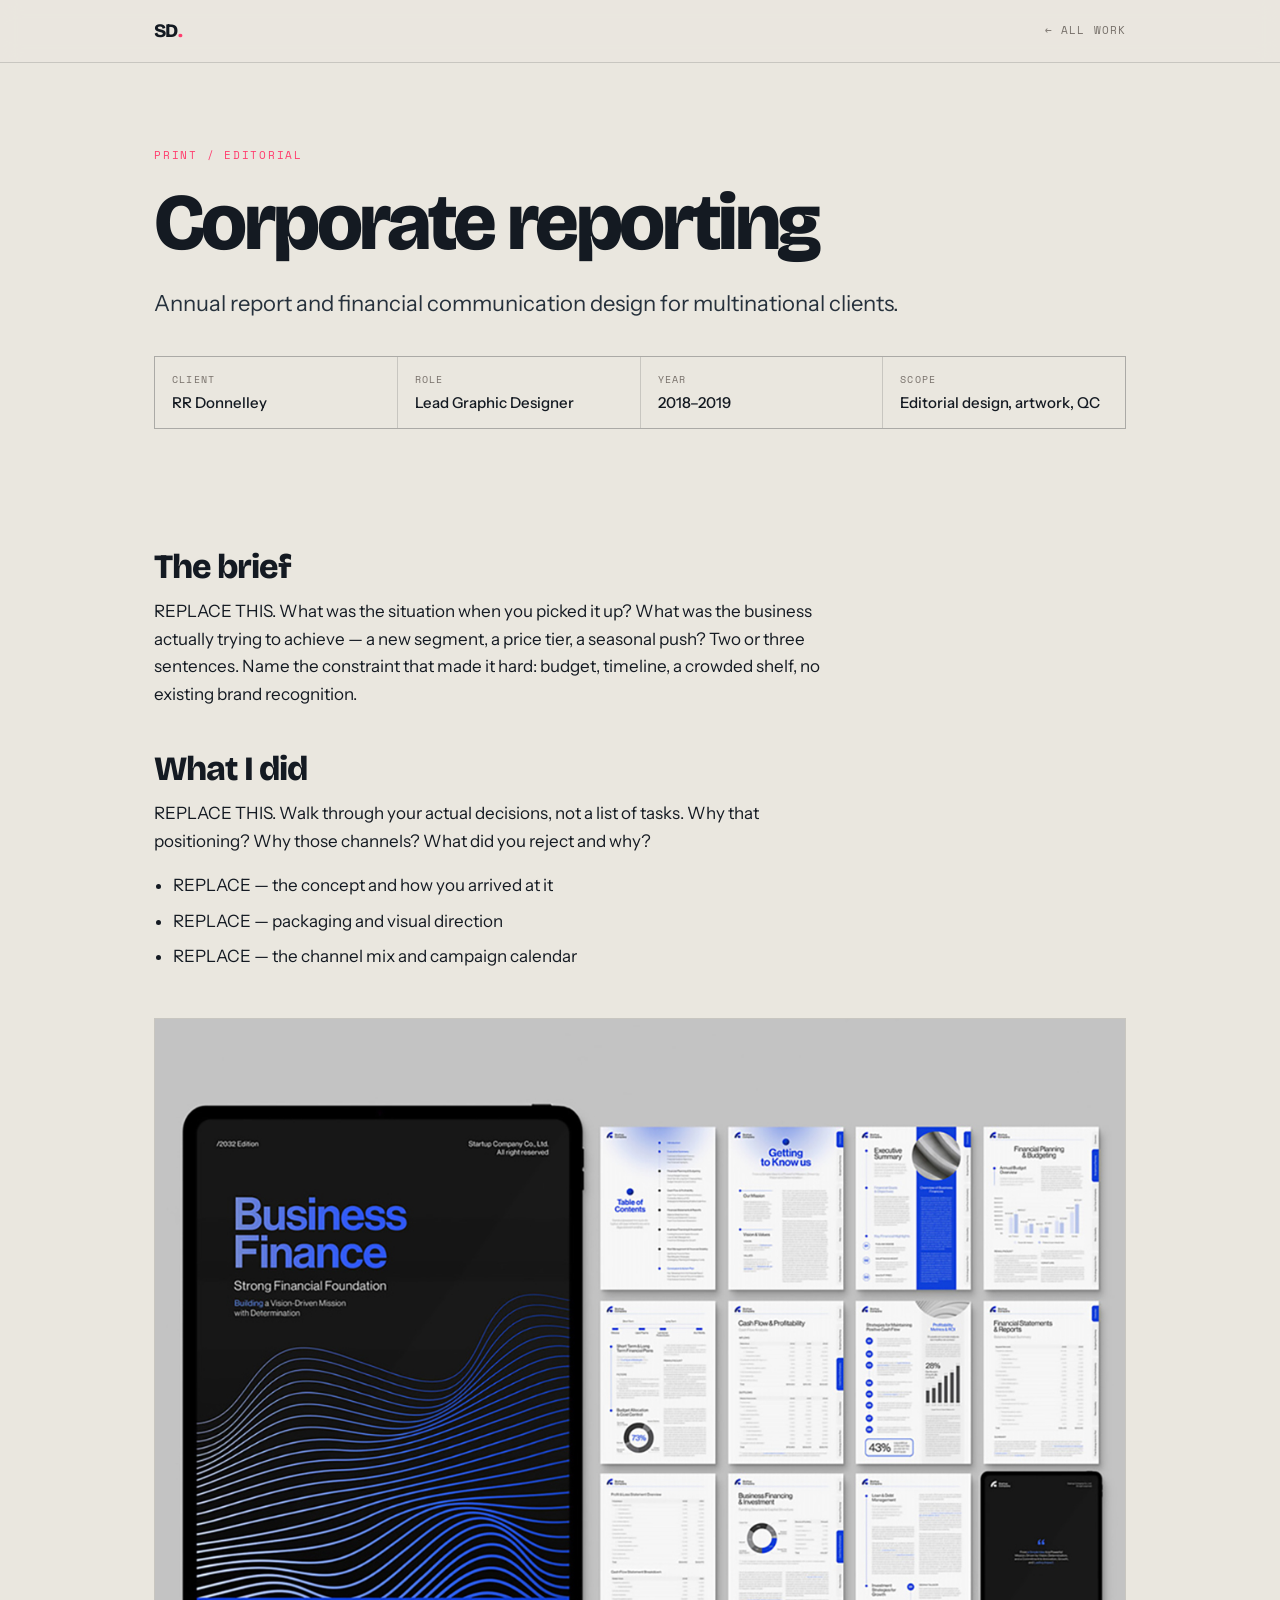
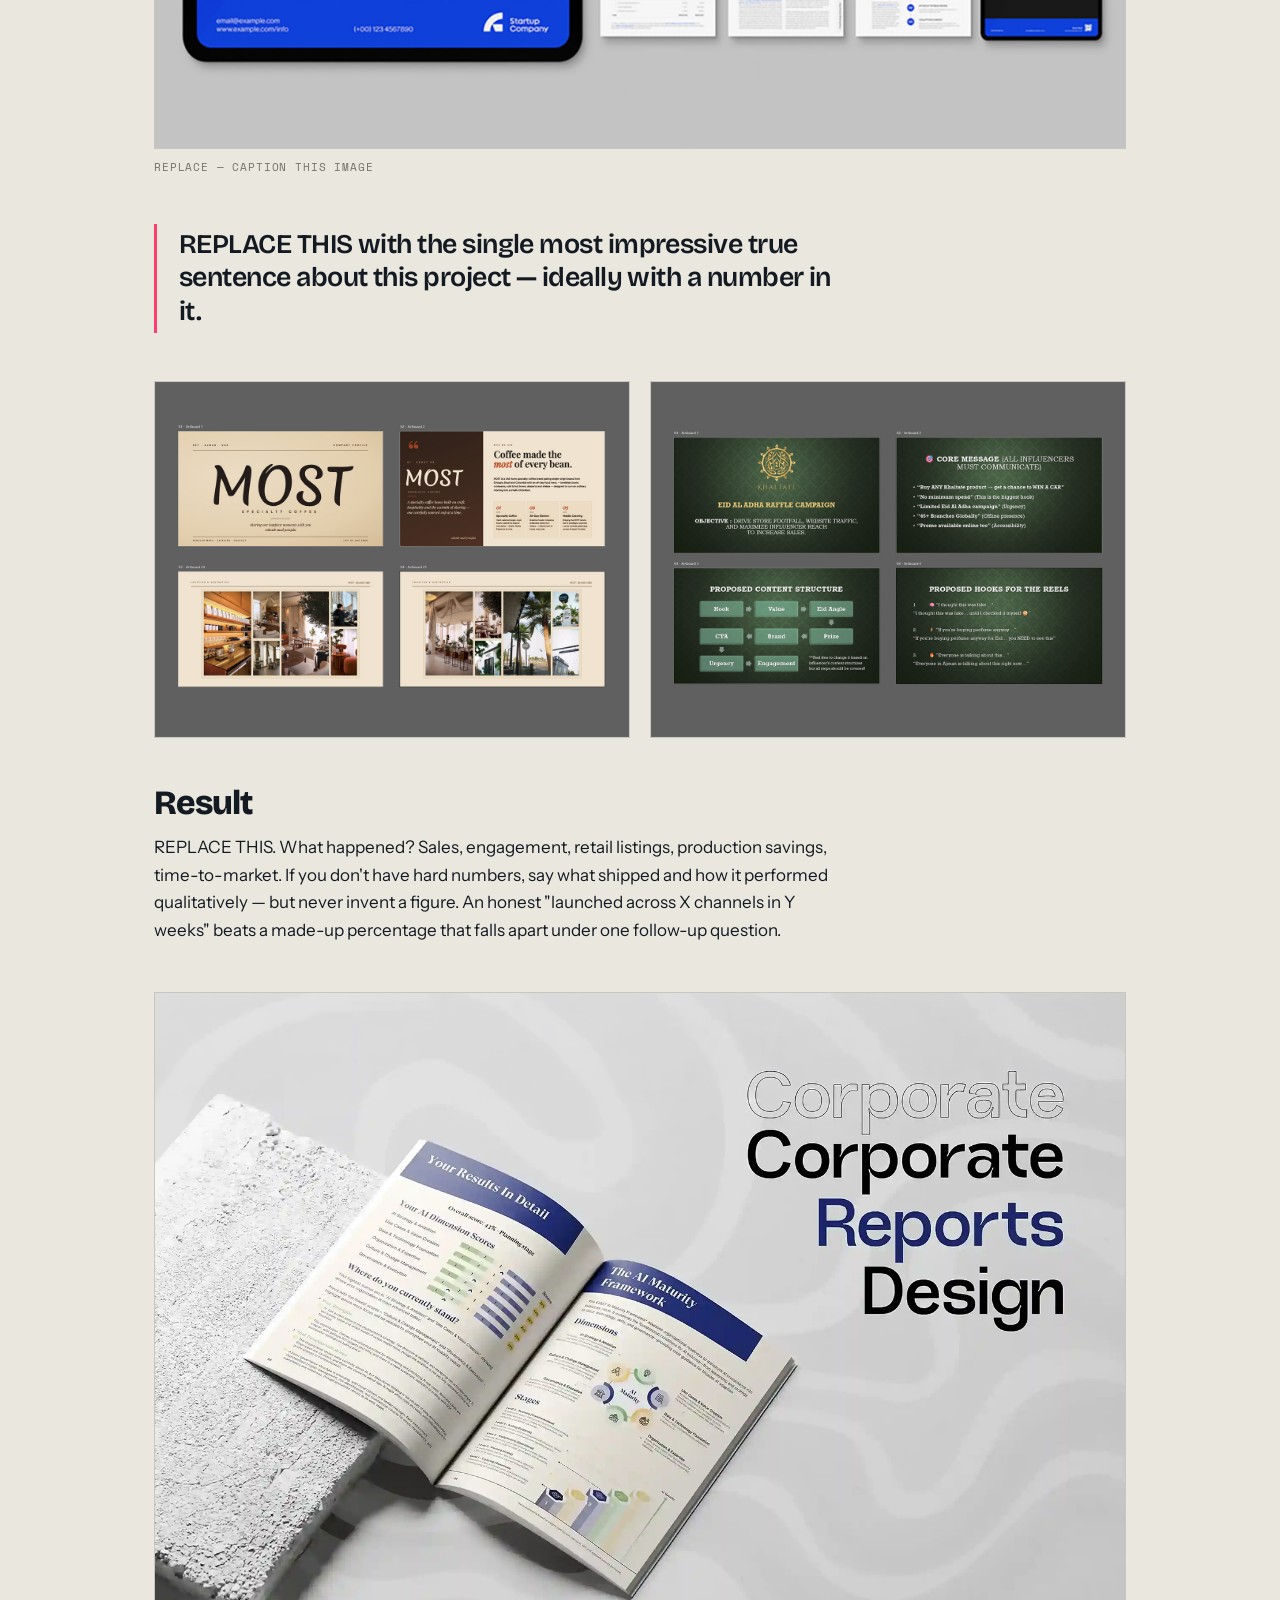
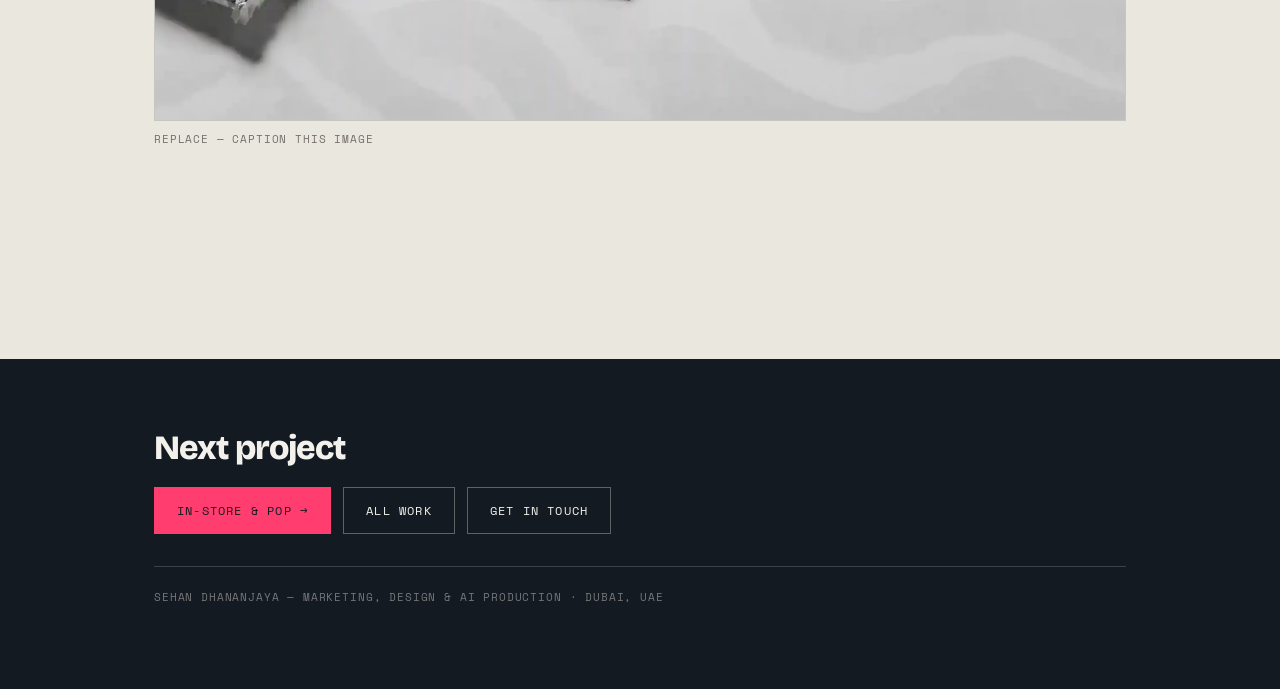
<file: work/corporate-reporting.html>
<!DOCTYPE html>
<html lang="en">
<head>
<meta charset="utf-8">
<meta name="viewport" content="width=device-width, initial-scale=1">
<title>Corporate reporting — Sehan Dhananjaya</title>
<meta name="description" content="Annual report and financial communication design for multinational clients.">

<link rel="icon" href="/favicon.ico" sizes="32x32">
<link rel="icon" href="/favicon.svg" type="image/svg+xml">
<link rel="apple-touch-icon" href="/apple-touch-icon.png">

<meta property="og:title" content="Corporate reporting — Sehan Dhananjaya">
<meta property="og:description" content="Annual report and financial communication design for multinational clients.">
<meta property="og:image" content="https://sehandhananjaya.github.io/images/work-05.jpg">
<meta property="og:url" content="https://sehandhananjaya.github.io/work/corporate-reporting.html">
<meta name="twitter:card" content="summary_large_image">
<meta name="theme-color" content="#141A22">

<link rel="preconnect" href="https://fonts.googleapis.com">
<link rel="preconnect" href="https://fonts.gstatic.com" crossorigin>
<link href="https://fonts.googleapis.com/css2?family=Bricolage+Grotesque:opsz,wght@12..96,400;12..96,600;12..96,800&family=Instrument+Sans:wght@400;500;600&family=Space+Mono:wght@400;700&display=swap" rel="stylesheet">
<link rel="stylesheet" href="case.css">
</head>
<body>

<nav class="bar">
  <div class="wrap bar-in">
    <a class="mark" href="/">SD<span>.</span></a>
    <a class="back" href="/#work">← All work</a>
  </div>
</nav>

<header class="case-hero wrap">
  <p class="tag">Print / Editorial</p>
  <h1>Corporate reporting</h1>
  <p class="lede">Annual report and financial communication design for multinational clients.</p>

  <dl class="facts">
    <div><dt>Client</dt><dd>RR Donnelley</dd></div>
    <div><dt>Role</dt><dd>Lead Graphic Designer</dd></div>
    <div><dt>Year</dt><dd>2018–2019</dd></div>
    <div><dt>Scope</dt><dd>Editorial design, artwork, QC</dd></div>
  </dl>
</header>

<main class="body wrap">
  <div class="narrow">
    <h2>The brief</h2>
    <p>REPLACE THIS. What was the situation when you picked it up? What was the business actually trying to achieve — a new segment, a price tier, a seasonal push? Two or three sentences. Name the constraint that made it hard: budget, timeline, a crowded shelf, no existing brand recognition.</p>

    <h2>What I did</h2>
    <p>REPLACE THIS. Walk through your actual decisions, not a list of tasks. Why that positioning? Why those channels? What did you reject and why?</p>
    <ul>
      <li>REPLACE — the concept and how you arrived at it</li>
      <li>REPLACE — packaging and visual direction</li>
      <li>REPLACE — the channel mix and campaign calendar</li>
          </ul>
  </div>

  <figure class="shot">
    <img src="../images/work-05.jpg" alt="Perfume collection campaign imagery" loading="lazy">
    <figcaption>REPLACE — caption this image</figcaption>
  </figure>

  <div class="narrow">
    <p class="pull">REPLACE THIS with the single most impressive true sentence about this project — ideally with a number in it.</p>

  </div>

  <div class="shot pair">
    <img src="../images/corporate-reporting/02.jpg" alt="Product imagery detail" loading="lazy">
    <img src="../images/corporate-reporting/03.jpg" alt="Packaging direction" loading="lazy">
  </div>

  <div class="narrow">
    <h2>Result</h2>
    <p>REPLACE THIS. What happened? Sales, engagement, retail listings, production savings, time-to-market. If you don't have hard numbers, say what shipped and how it performed qualitatively — but never invent a figure. An honest "launched across X channels in Y weeks" beats a made-up percentage that falls apart under one follow-up question.</p>
  </div>

  <figure class="shot">
    <img src="../images/corporate-reporting/04.jpg" alt="Campaign in market" loading="lazy">
    <figcaption>REPLACE — caption this image</figcaption>
  </figure>
</main>

<section class="endbar">
  <div class="wrap">
    <h2>Next project</h2>
    <div class="endnav">
      <a class="btn" href="in-store-pop.html">In-store &amp; POP →</a>
      <a class="btn btn--ghost" href="/#work">All work</a>
      <a class="btn btn--ghost" href="/#contact">Get in touch</a>
    </div>
    <p class="endfoot">Sehan Dhananjaya — Marketing, design &amp; AI production · Dubai, UAE</p>
  </div>
</section>

</body>
</html>
</file>
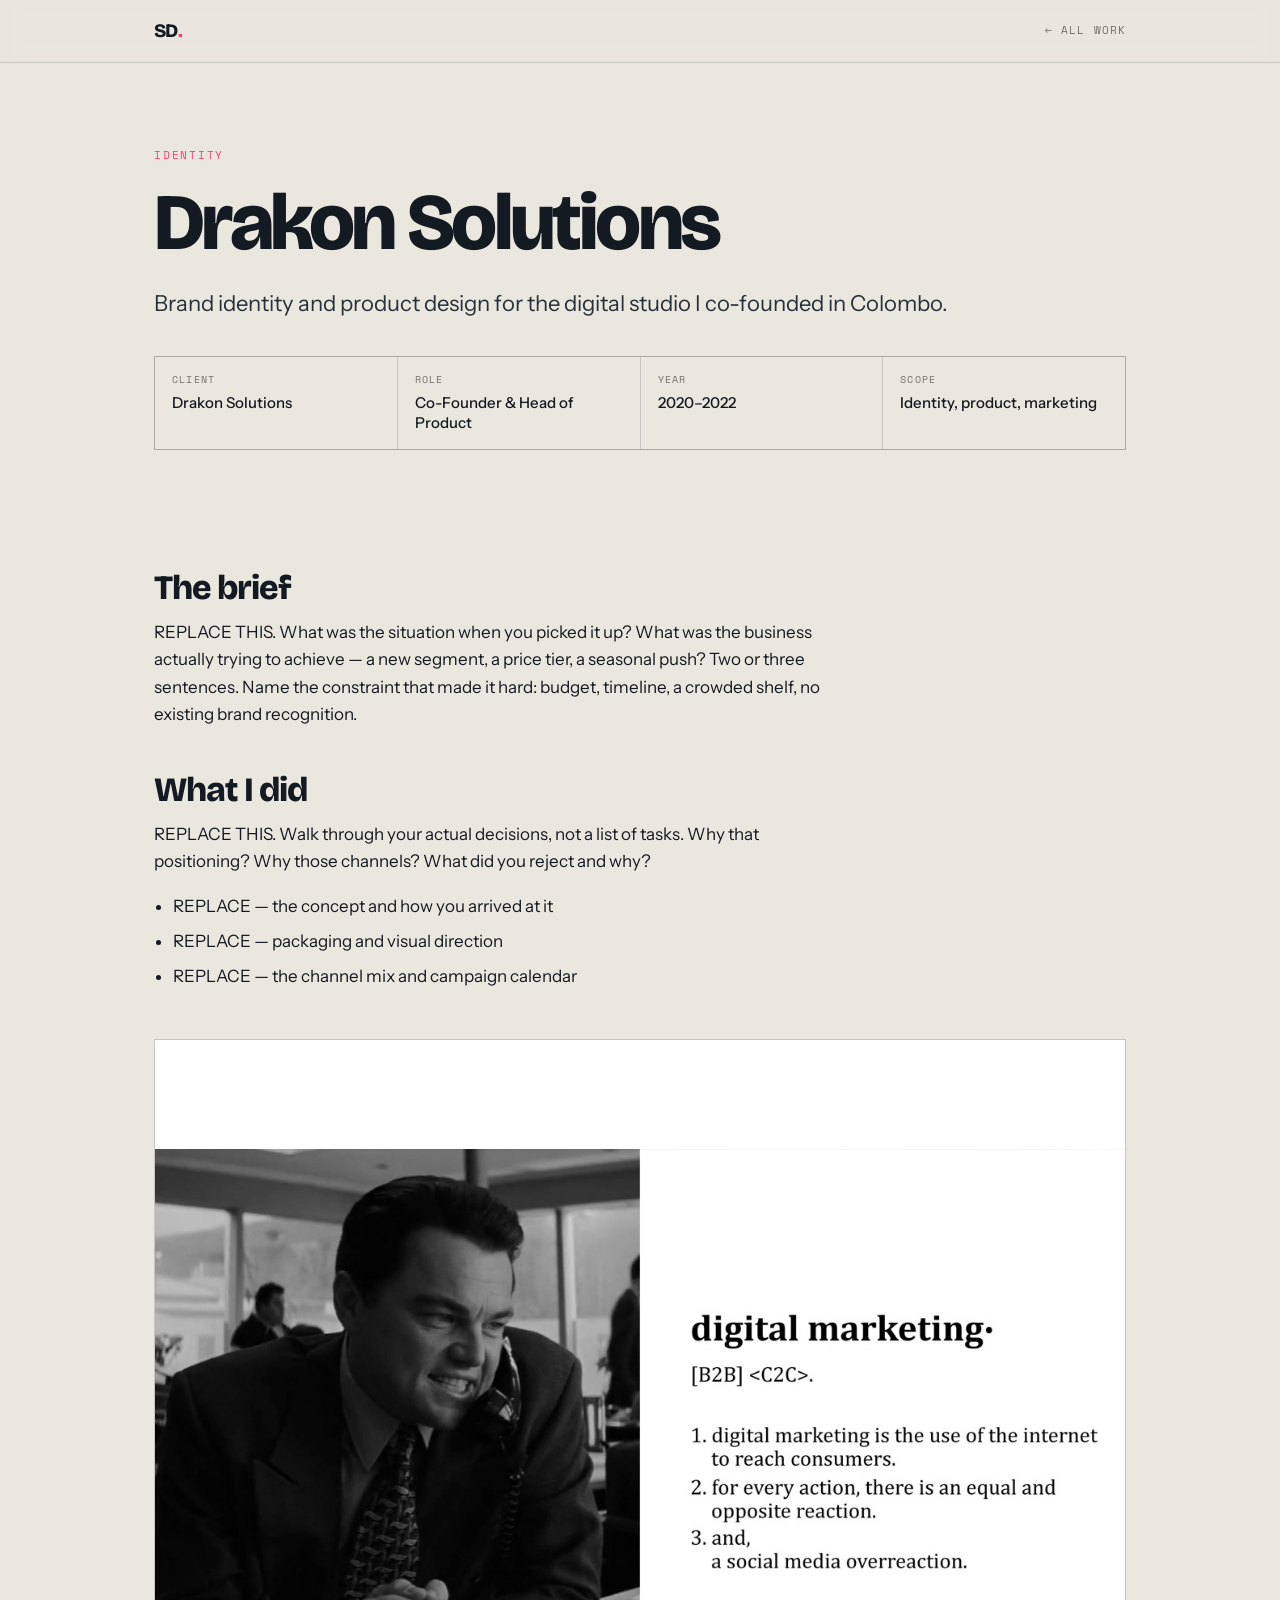
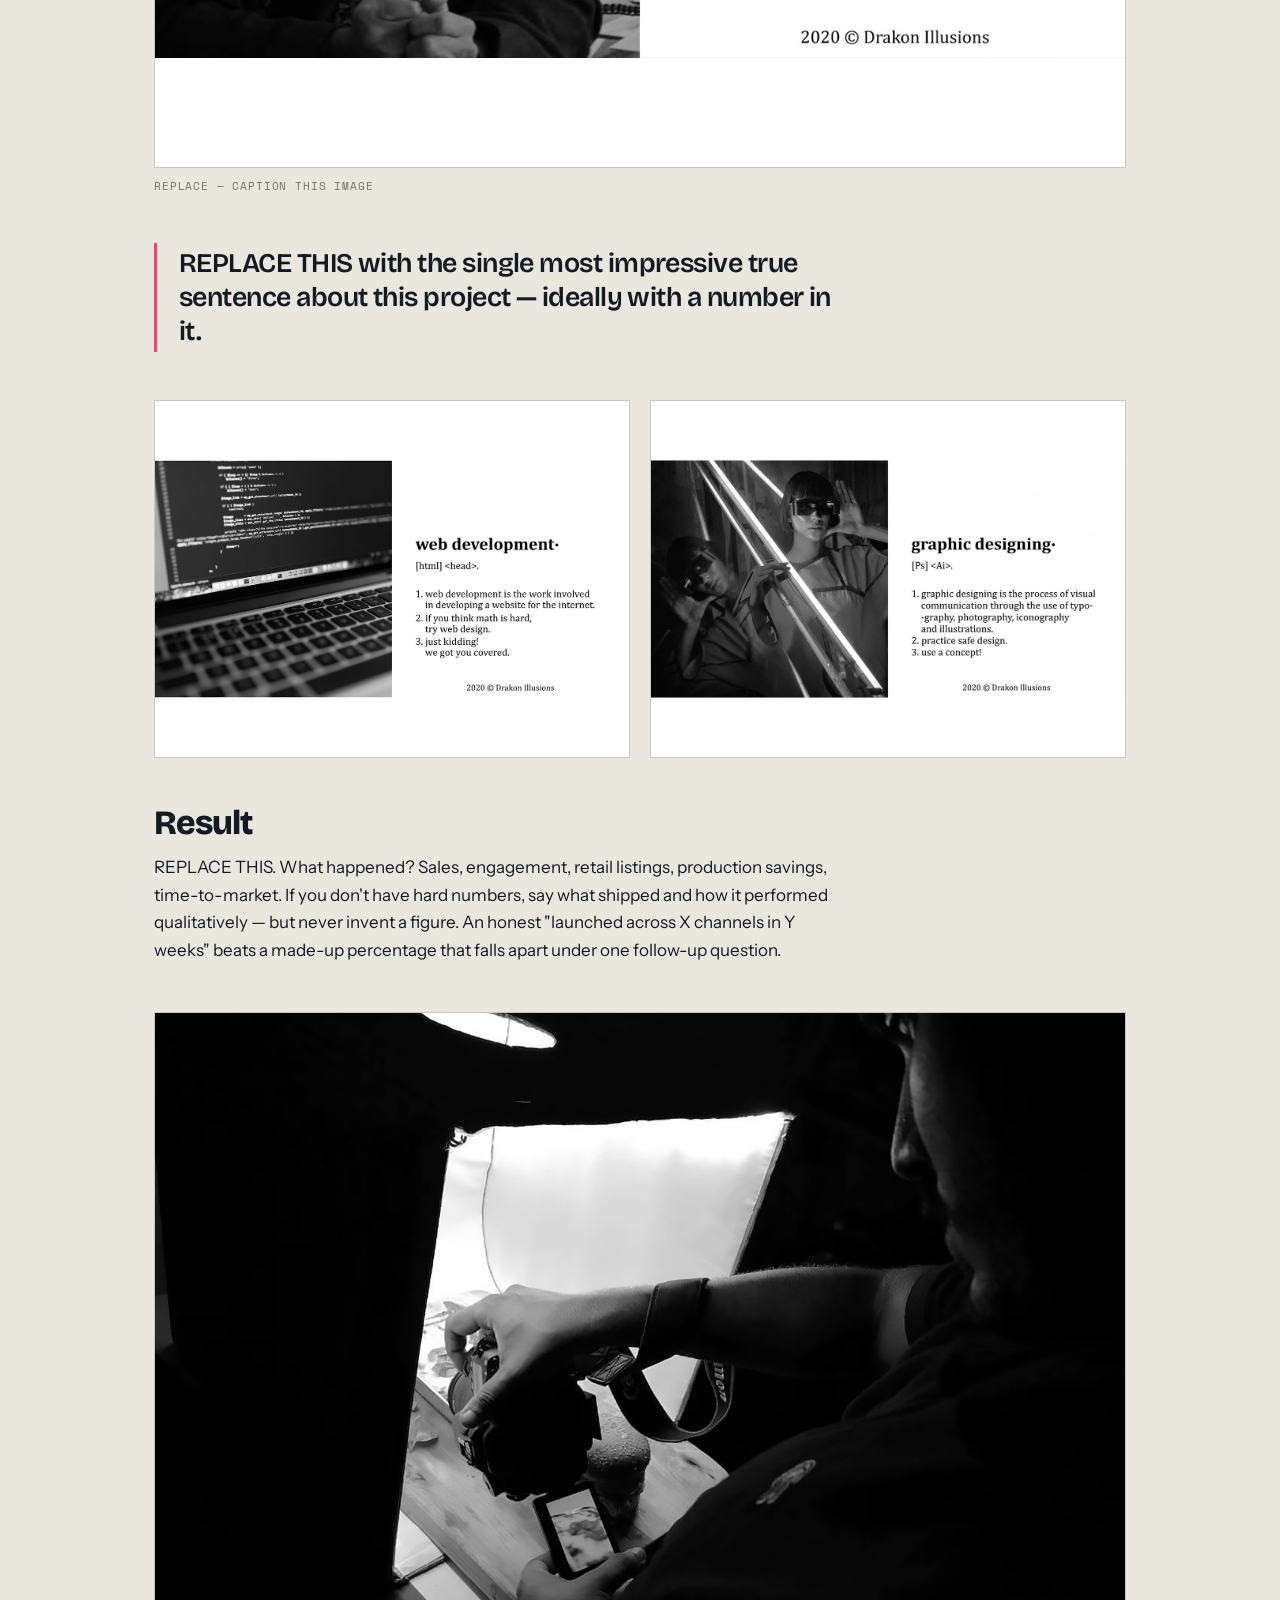
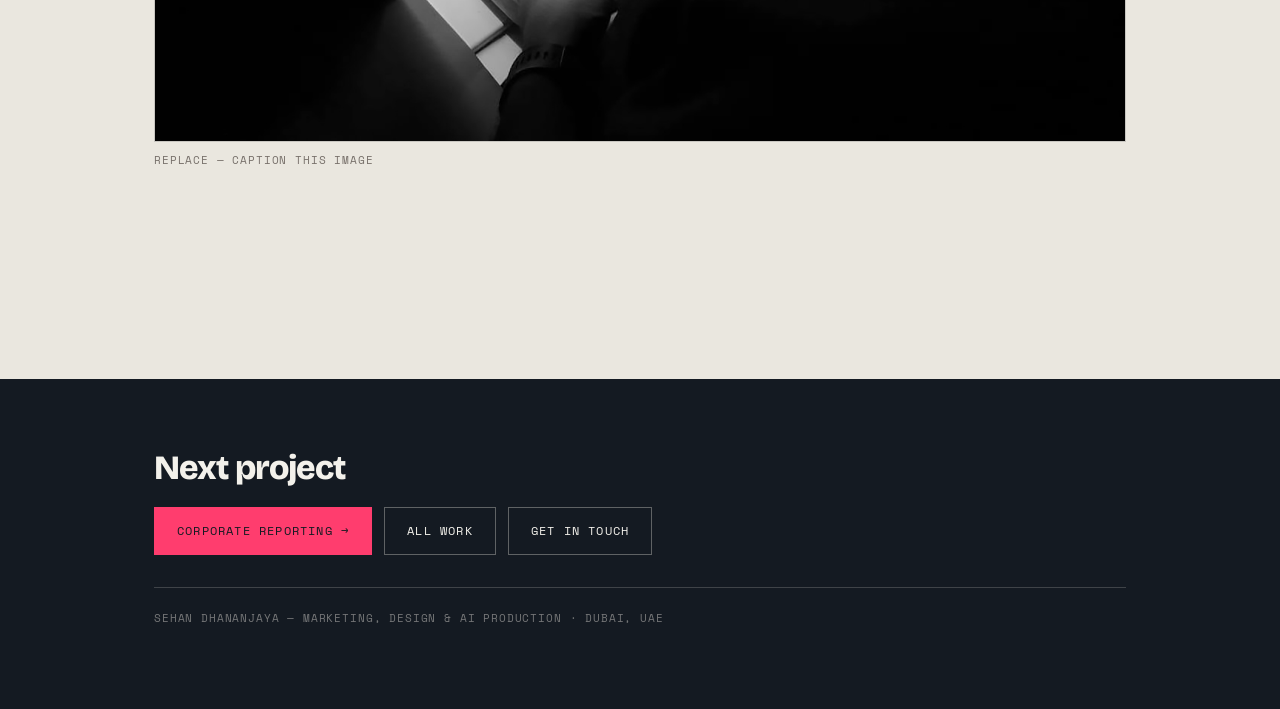
<file: work/drakon-solutions.html>
<!DOCTYPE html>
<html lang="en">
<head>
<meta charset="utf-8">
<meta name="viewport" content="width=device-width, initial-scale=1">
<title>Drakon Solutions — Sehan Dhananjaya</title>
<meta name="description" content="Brand identity and product design for the digital studio I co-founded in Colombo.">

<link rel="icon" href="/favicon.ico" sizes="32x32">
<link rel="icon" href="/favicon.svg" type="image/svg+xml">
<link rel="apple-touch-icon" href="/apple-touch-icon.png">

<meta property="og:title" content="Drakon Solutions — Sehan Dhananjaya">
<meta property="og:description" content="Brand identity and product design for the digital studio I co-founded in Colombo.">
<meta property="og:image" content="https://sehandhananjaya.github.io/images/work-04.jpg">
<meta property="og:url" content="https://sehandhananjaya.github.io/work/drakon-solutions.html">
<meta name="twitter:card" content="summary_large_image">
<meta name="theme-color" content="#141A22">

<link rel="preconnect" href="https://fonts.googleapis.com">
<link rel="preconnect" href="https://fonts.gstatic.com" crossorigin>
<link href="https://fonts.googleapis.com/css2?family=Bricolage+Grotesque:opsz,wght@12..96,400;12..96,600;12..96,800&family=Instrument+Sans:wght@400;500;600&family=Space+Mono:wght@400;700&display=swap" rel="stylesheet">
<link rel="stylesheet" href="case.css">
</head>
<body>

<nav class="bar">
  <div class="wrap bar-in">
    <a class="mark" href="/">SD<span>.</span></a>
    <a class="back" href="/#work">← All work</a>
  </div>
</nav>

<header class="case-hero wrap">
  <p class="tag">Identity</p>
  <h1>Drakon Solutions</h1>
  <p class="lede">Brand identity and product design for the digital studio I co-founded in Colombo.</p>

  <dl class="facts">
    <div><dt>Client</dt><dd>Drakon Solutions</dd></div>
    <div><dt>Role</dt><dd>Co-Founder &amp; Head of Product</dd></div>
    <div><dt>Year</dt><dd>2020–2022</dd></div>
    <div><dt>Scope</dt><dd>Identity, product, marketing</dd></div>
  </dl>
</header>

<main class="body wrap">
  <div class="narrow">
    <h2>The brief</h2>
    <p>REPLACE THIS. What was the situation when you picked it up? What was the business actually trying to achieve — a new segment, a price tier, a seasonal push? Two or three sentences. Name the constraint that made it hard: budget, timeline, a crowded shelf, no existing brand recognition.</p>

    <h2>What I did</h2>
    <p>REPLACE THIS. Walk through your actual decisions, not a list of tasks. Why that positioning? Why those channels? What did you reject and why?</p>
    <ul>
      <li>REPLACE — the concept and how you arrived at it</li>
      <li>REPLACE — packaging and visual direction</li>
      <li>REPLACE — the channel mix and campaign calendar</li>
          </ul>
  </div>

  <figure class="shot">
    <img src="../images/work-04.jpg" alt="Perfume collection campaign imagery" loading="lazy">
    <figcaption>REPLACE — caption this image</figcaption>
  </figure>

  <div class="narrow">
    <p class="pull">REPLACE THIS with the single most impressive true sentence about this project — ideally with a number in it.</p>

  </div>

  <div class="shot pair">
    <img src="../images/drakon-solutions/02.jpg" alt="Product imagery detail" loading="lazy">
    <img src="../images/drakon-solutions/03.jpg" alt="Packaging direction" loading="lazy">
  </div>

  <div class="narrow">
    <h2>Result</h2>
    <p>REPLACE THIS. What happened? Sales, engagement, retail listings, production savings, time-to-market. If you don't have hard numbers, say what shipped and how it performed qualitatively — but never invent a figure. An honest "launched across X channels in Y weeks" beats a made-up percentage that falls apart under one follow-up question.</p>
  </div>

  <figure class="shot">
    <img src="../images/drakon-solutions/04.jpg" alt="Campaign in market" loading="lazy">
    <figcaption>REPLACE — caption this image</figcaption>
  </figure>
</main>

<section class="endbar">
  <div class="wrap">
    <h2>Next project</h2>
    <div class="endnav">
      <a class="btn" href="corporate-reporting.html">Corporate reporting →</a>
      <a class="btn btn--ghost" href="/#work">All work</a>
      <a class="btn btn--ghost" href="/#contact">Get in touch</a>
    </div>
    <p class="endfoot">Sehan Dhananjaya — Marketing, design &amp; AI production · Dubai, UAE</p>
  </div>
</section>

</body>
</html>
</file>
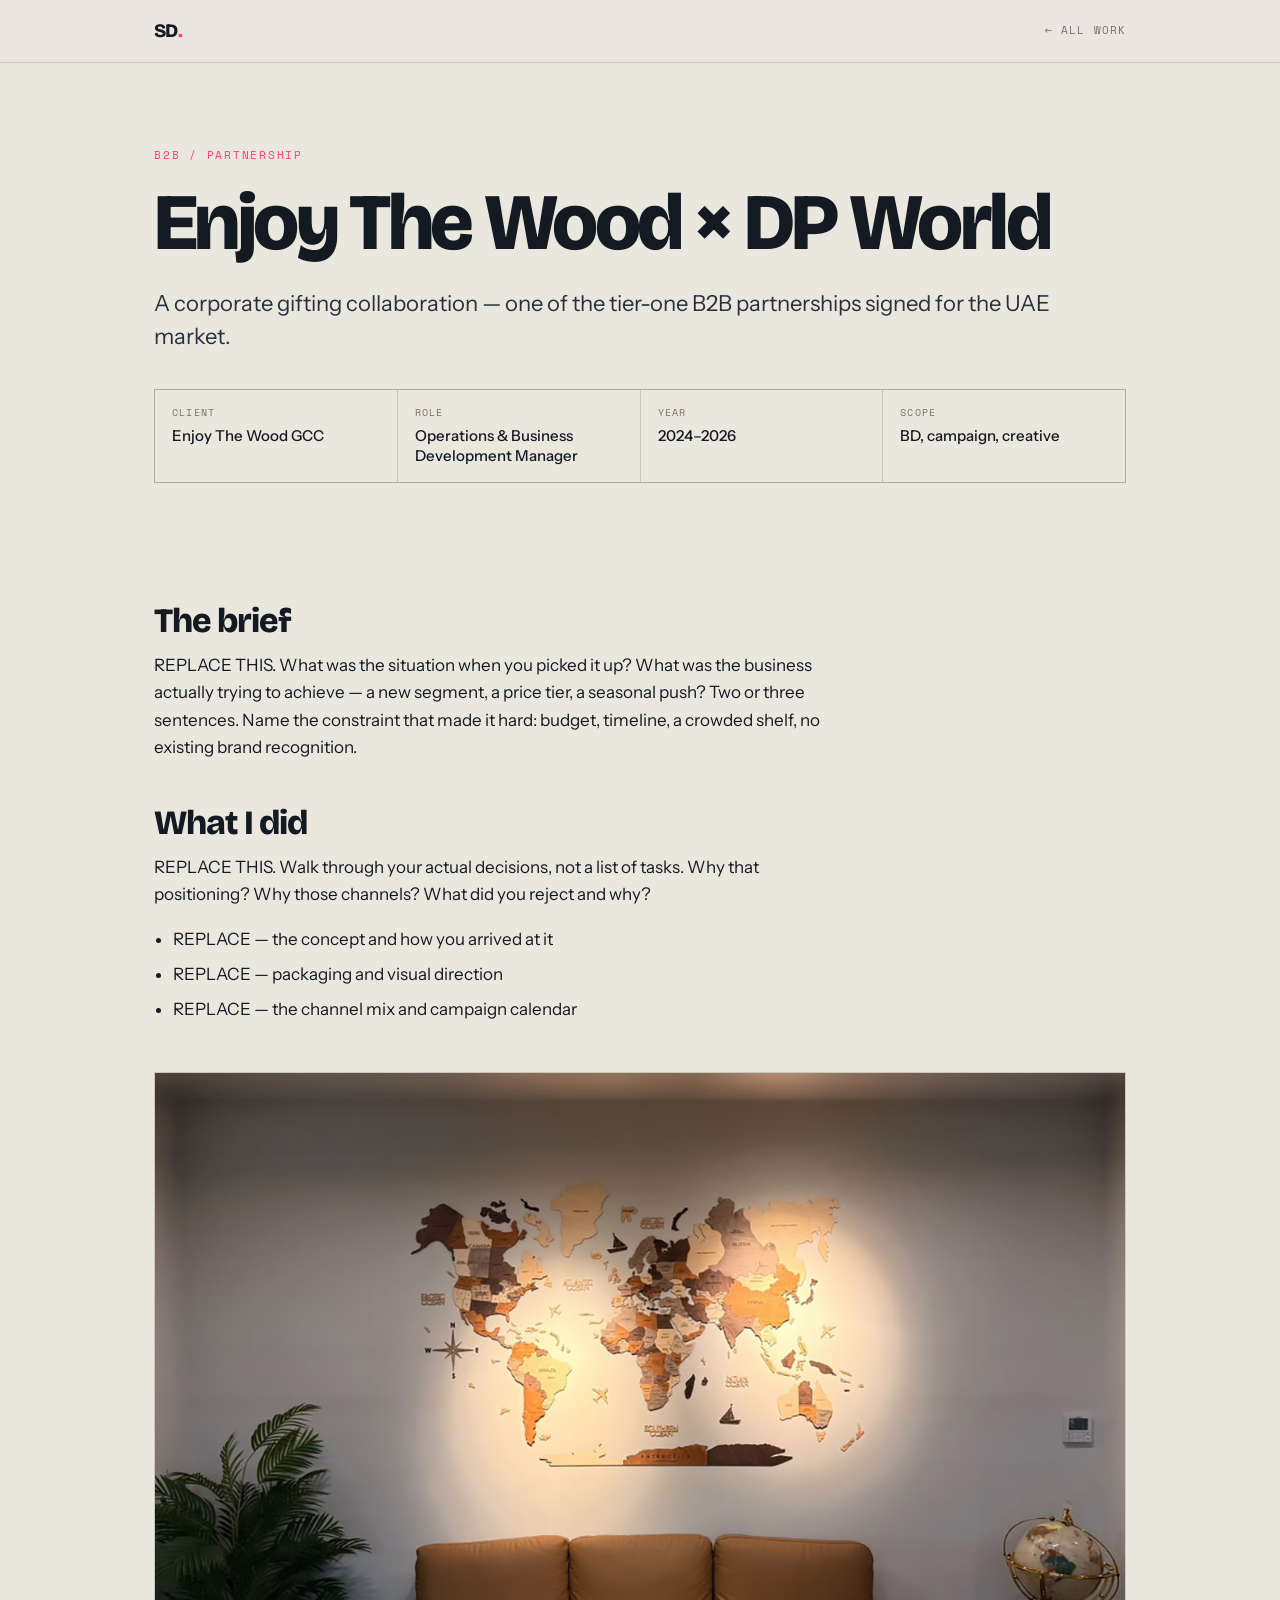
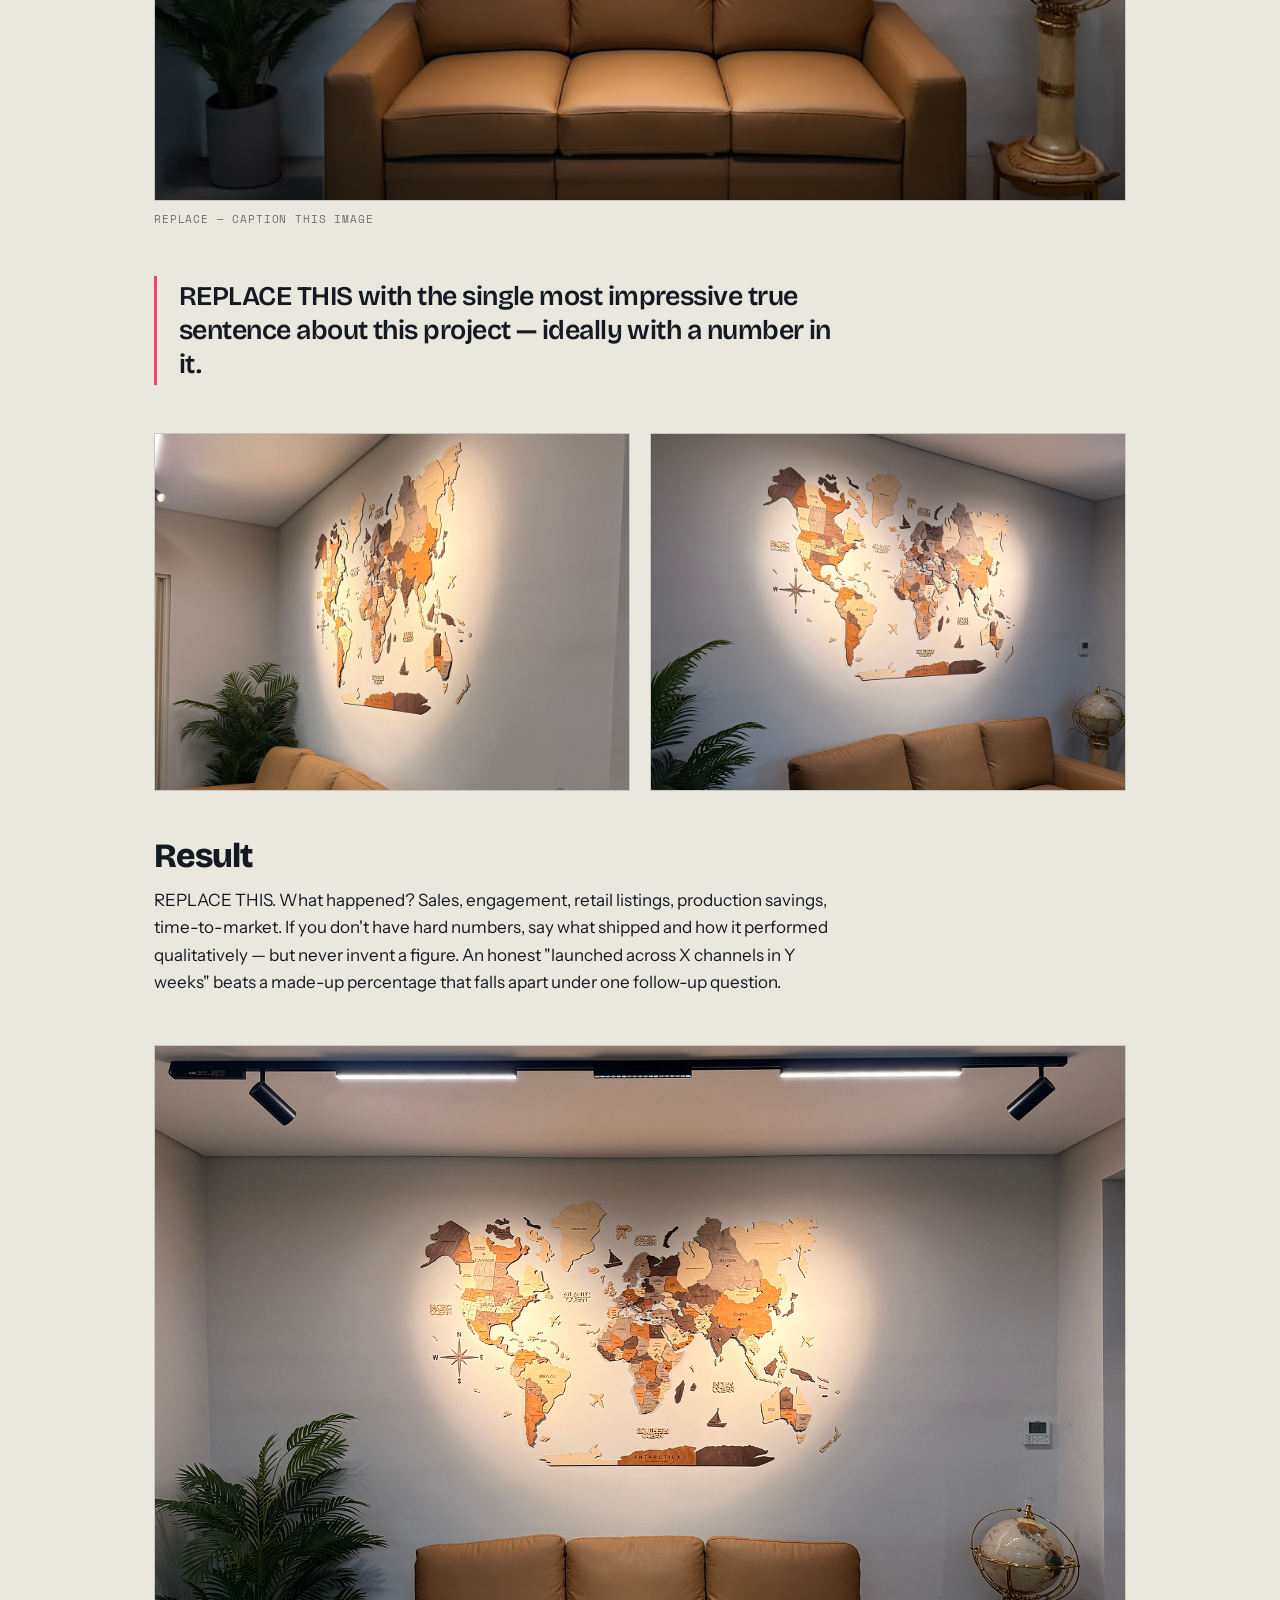
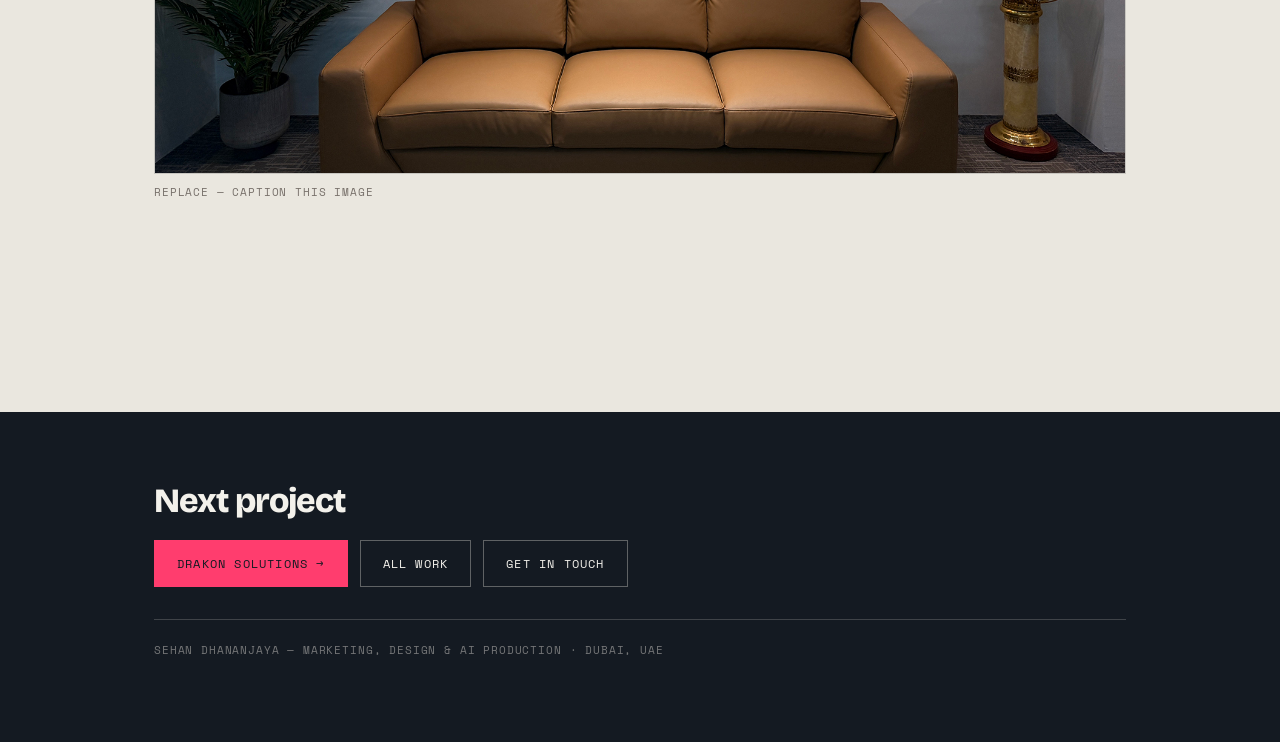
<file: work/enjoy-the-wood-dp-world.html>
<!DOCTYPE html>
<html lang="en">
<head>
<meta charset="utf-8">
<meta name="viewport" content="width=device-width, initial-scale=1">
<title>Enjoy The Wood × DP World — Sehan Dhananjaya</title>
<meta name="description" content="A corporate gifting collaboration — one of the tier-one B2B partnerships signed for the UAE market.">

<link rel="icon" href="/favicon.ico" sizes="32x32">
<link rel="icon" href="/favicon.svg" type="image/svg+xml">
<link rel="apple-touch-icon" href="/apple-touch-icon.png">

<meta property="og:title" content="Enjoy The Wood × DP World — Sehan Dhananjaya">
<meta property="og:description" content="A corporate gifting collaboration — one of the tier-one B2B partnerships signed for the UAE market.">
<meta property="og:image" content="https://sehandhananjaya.github.io/images/work-03.jpg">
<meta property="og:url" content="https://sehandhananjaya.github.io/work/enjoy-the-wood-dp-world.html">
<meta name="twitter:card" content="summary_large_image">
<meta name="theme-color" content="#141A22">

<link rel="preconnect" href="https://fonts.googleapis.com">
<link rel="preconnect" href="https://fonts.gstatic.com" crossorigin>
<link href="https://fonts.googleapis.com/css2?family=Bricolage+Grotesque:opsz,wght@12..96,400;12..96,600;12..96,800&family=Instrument+Sans:wght@400;500;600&family=Space+Mono:wght@400;700&display=swap" rel="stylesheet">
<link rel="stylesheet" href="case.css">
</head>
<body>

<nav class="bar">
  <div class="wrap bar-in">
    <a class="mark" href="/">SD<span>.</span></a>
    <a class="back" href="/#work">← All work</a>
  </div>
</nav>

<header class="case-hero wrap">
  <p class="tag">B2B / Partnership</p>
  <h1>Enjoy The Wood × DP World</h1>
  <p class="lede">A corporate gifting collaboration — one of the tier-one B2B partnerships signed for the UAE market.</p>

  <dl class="facts">
    <div><dt>Client</dt><dd>Enjoy The Wood GCC</dd></div>
    <div><dt>Role</dt><dd>Operations &amp; Business Development Manager</dd></div>
    <div><dt>Year</dt><dd>2024–2026</dd></div>
    <div><dt>Scope</dt><dd>BD, campaign, creative</dd></div>
  </dl>
</header>

<main class="body wrap">
  <div class="narrow">
    <h2>The brief</h2>
    <p>REPLACE THIS. What was the situation when you picked it up? What was the business actually trying to achieve — a new segment, a price tier, a seasonal push? Two or three sentences. Name the constraint that made it hard: budget, timeline, a crowded shelf, no existing brand recognition.</p>

    <h2>What I did</h2>
    <p>REPLACE THIS. Walk through your actual decisions, not a list of tasks. Why that positioning? Why those channels? What did you reject and why?</p>
    <ul>
      <li>REPLACE — the concept and how you arrived at it</li>
      <li>REPLACE — packaging and visual direction</li>
      <li>REPLACE — the channel mix and campaign calendar</li>
          </ul>
  </div>

  <figure class="shot">
    <img src="../images/work-03.jpg" alt="Perfume collection campaign imagery" loading="lazy">
    <figcaption>REPLACE — caption this image</figcaption>
  </figure>

  <div class="narrow">
    <p class="pull">REPLACE THIS with the single most impressive true sentence about this project — ideally with a number in it.</p>

  </div>

  <div class="shot pair">
    <img src="../images/enjoy-the-wood-dp-world/02.jpg" alt="Product imagery detail" loading="lazy">
    <img src="../images/enjoy-the-wood-dp-world/03.jpg" alt="Packaging direction" loading="lazy">
  </div>

  <div class="narrow">
    <h2>Result</h2>
    <p>REPLACE THIS. What happened? Sales, engagement, retail listings, production savings, time-to-market. If you don't have hard numbers, say what shipped and how it performed qualitatively — but never invent a figure. An honest "launched across X channels in Y weeks" beats a made-up percentage that falls apart under one follow-up question.</p>
  </div>

  <figure class="shot">
    <img src="../images/enjoy-the-wood-dp-world/04.jpg" alt="Campaign in market" loading="lazy">
    <figcaption>REPLACE — caption this image</figcaption>
  </figure>
</main>

<section class="endbar">
  <div class="wrap">
    <h2>Next project</h2>
    <div class="endnav">
      <a class="btn" href="drakon-solutions.html">Drakon Solutions →</a>
      <a class="btn btn--ghost" href="/#work">All work</a>
      <a class="btn btn--ghost" href="/#contact">Get in touch</a>
    </div>
    <p class="endfoot">Sehan Dhananjaya — Marketing, design &amp; AI production · Dubai, UAE</p>
  </div>
</section>

</body>
</html>
</file>
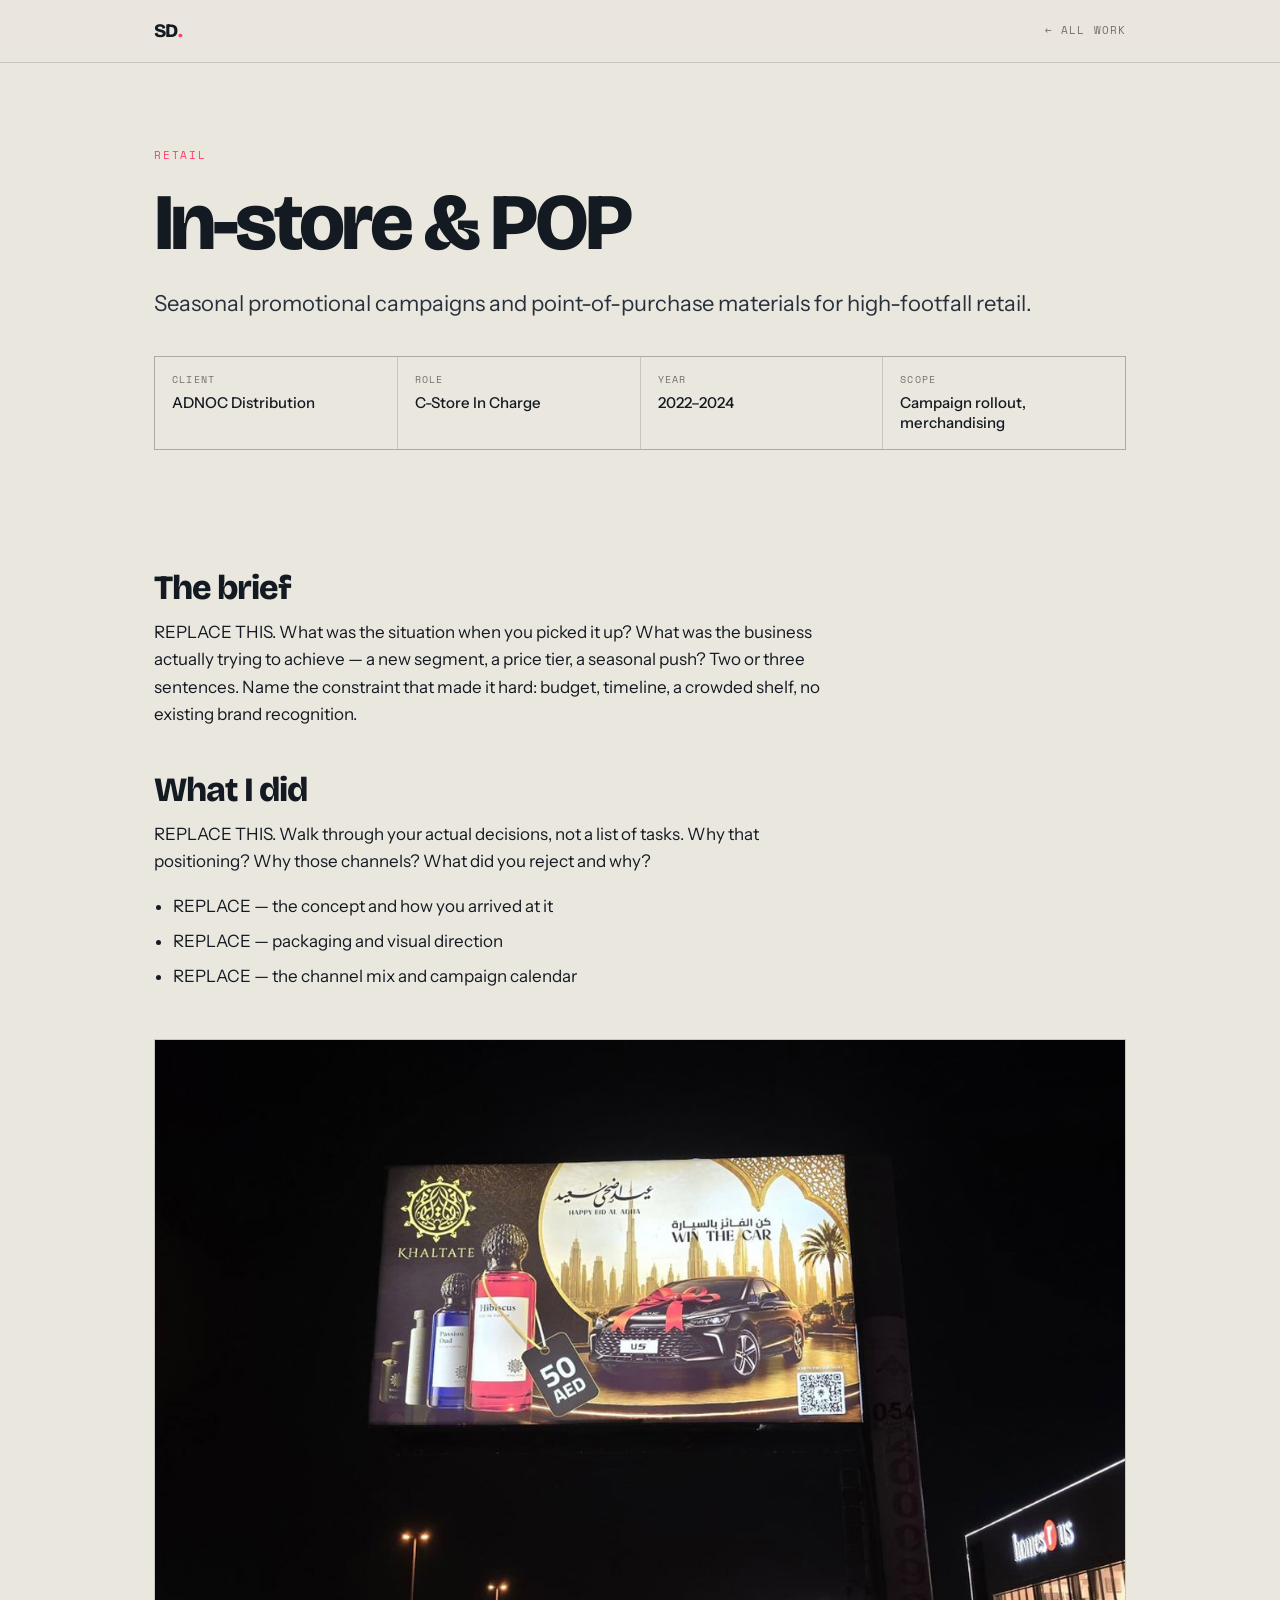
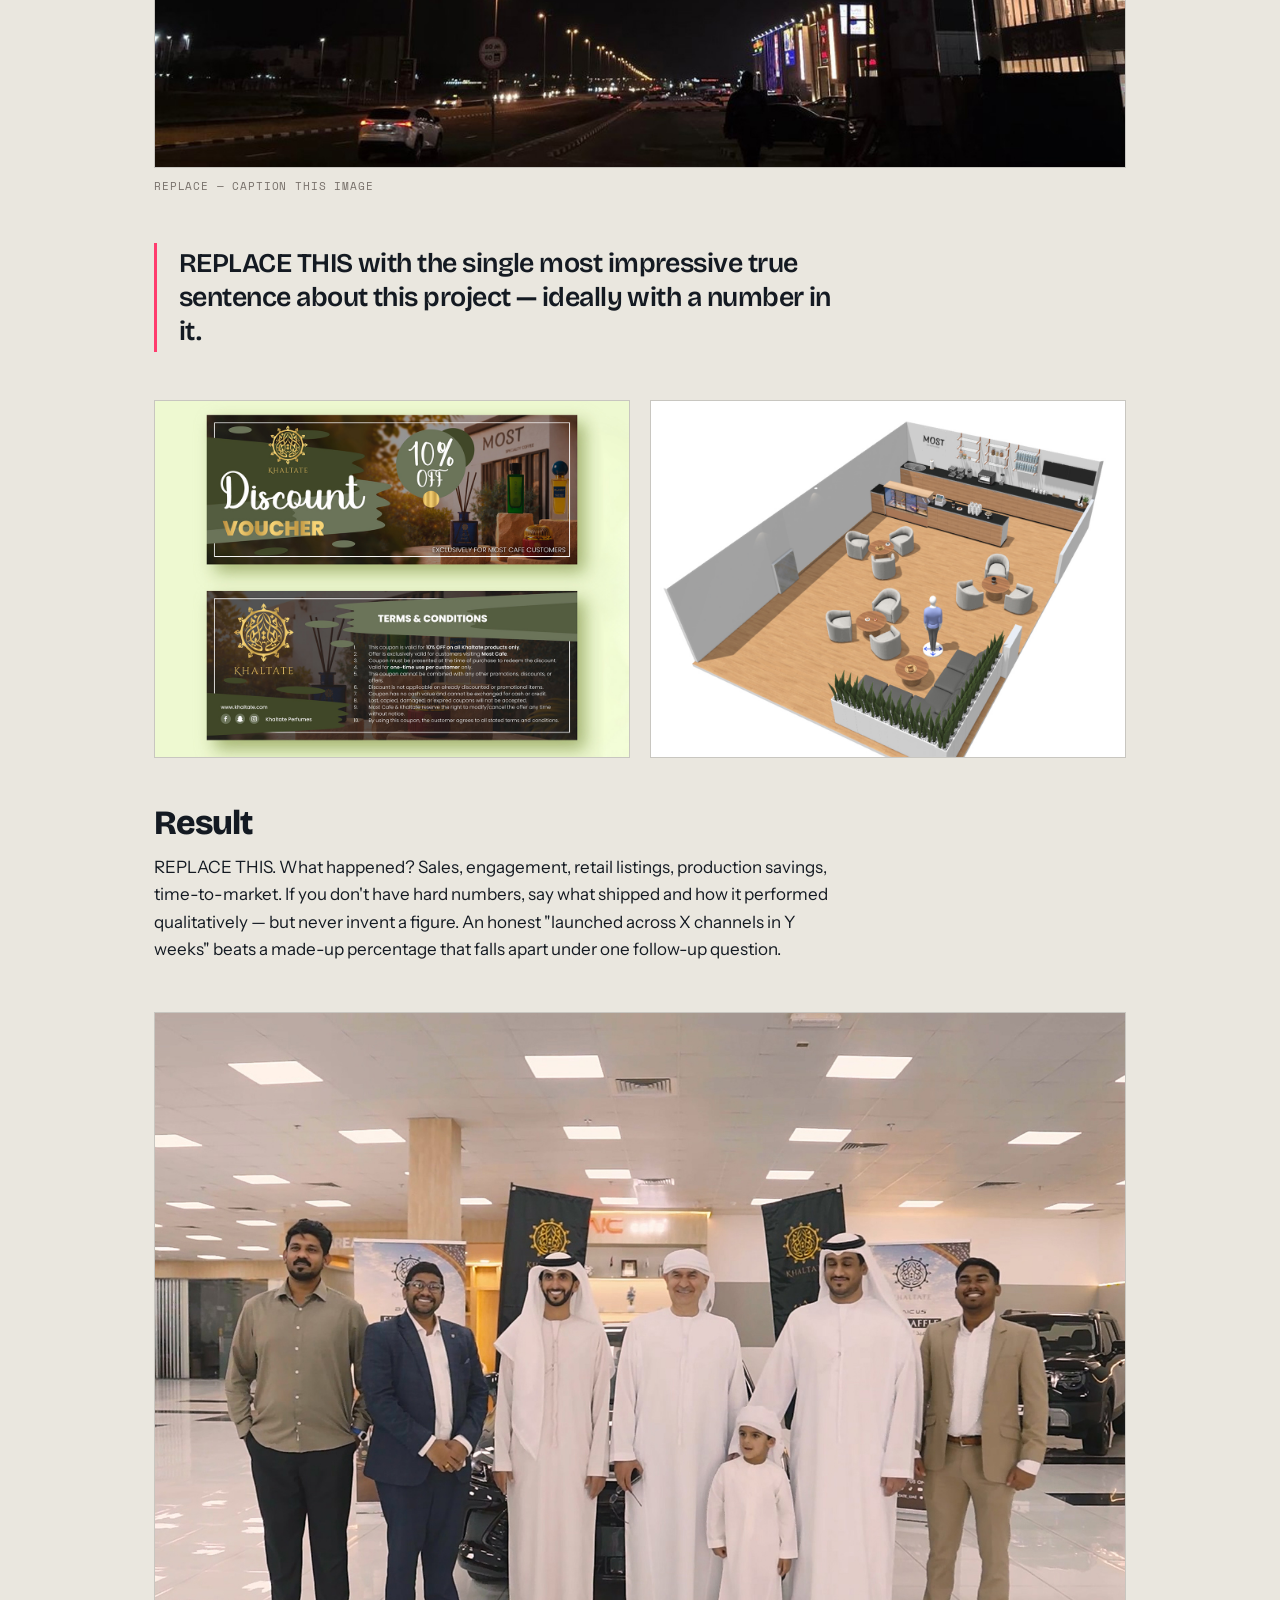
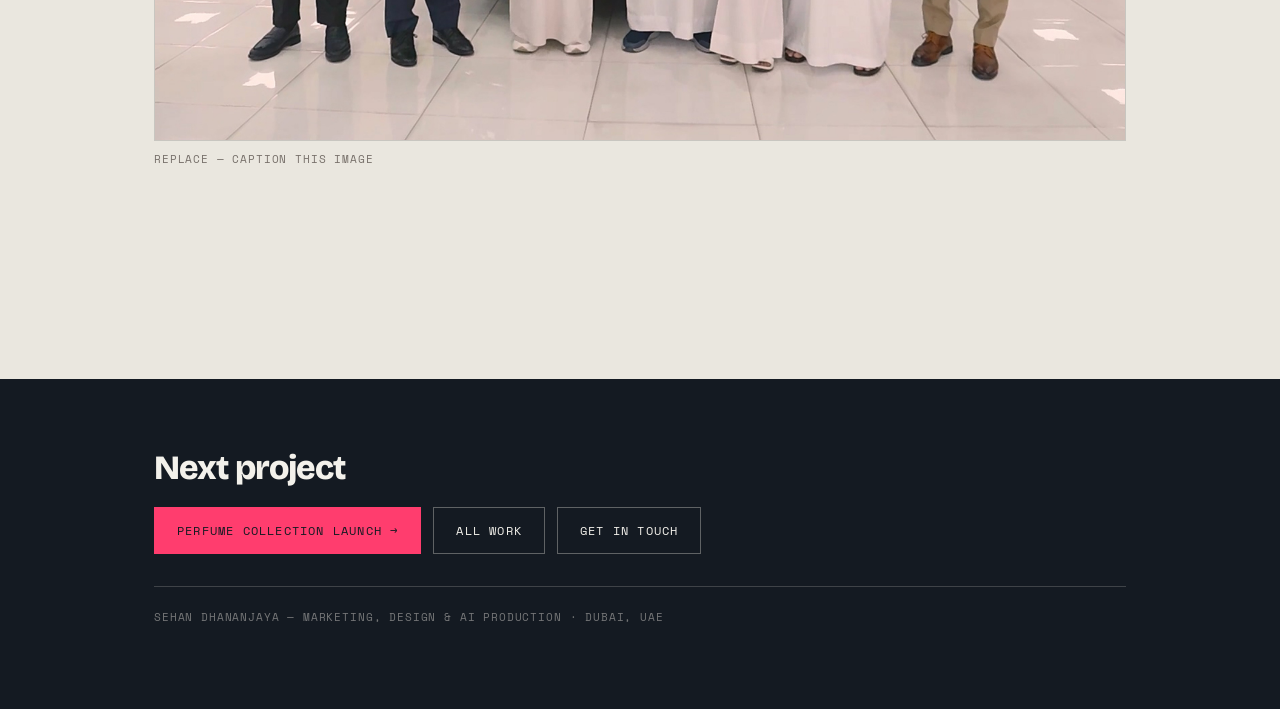
<file: work/in-store-pop.html>
<!DOCTYPE html>
<html lang="en">
<head>
<meta charset="utf-8">
<meta name="viewport" content="width=device-width, initial-scale=1">
<title>In-store & POP — Sehan Dhananjaya</title>
<meta name="description" content="Seasonal promotional campaigns and point-of-purchase materials for high-footfall retail.">

<link rel="icon" href="/favicon.ico" sizes="32x32">
<link rel="icon" href="/favicon.svg" type="image/svg+xml">
<link rel="apple-touch-icon" href="/apple-touch-icon.png">

<meta property="og:title" content="In-store & POP — Sehan Dhananjaya">
<meta property="og:description" content="Seasonal promotional campaigns and point-of-purchase materials for high-footfall retail.">
<meta property="og:image" content="https://sehandhananjaya.github.io/images/work-06.jpg">
<meta property="og:url" content="https://sehandhananjaya.github.io/work/in-store-pop.html">
<meta name="twitter:card" content="summary_large_image">
<meta name="theme-color" content="#141A22">

<link rel="preconnect" href="https://fonts.googleapis.com">
<link rel="preconnect" href="https://fonts.gstatic.com" crossorigin>
<link href="https://fonts.googleapis.com/css2?family=Bricolage+Grotesque:opsz,wght@12..96,400;12..96,600;12..96,800&family=Instrument+Sans:wght@400;500;600&family=Space+Mono:wght@400;700&display=swap" rel="stylesheet">
<link rel="stylesheet" href="case.css">
</head>
<body>

<nav class="bar">
  <div class="wrap bar-in">
    <a class="mark" href="/">SD<span>.</span></a>
    <a class="back" href="/#work">← All work</a>
  </div>
</nav>

<header class="case-hero wrap">
  <p class="tag">Retail</p>
  <h1>In-store &amp; POP</h1>
  <p class="lede">Seasonal promotional campaigns and point-of-purchase materials for high-footfall retail.</p>

  <dl class="facts">
    <div><dt>Client</dt><dd>ADNOC Distribution</dd></div>
    <div><dt>Role</dt><dd>C-Store In Charge</dd></div>
    <div><dt>Year</dt><dd>2022–2024</dd></div>
    <div><dt>Scope</dt><dd>Campaign rollout, merchandising</dd></div>
  </dl>
</header>

<main class="body wrap">
  <div class="narrow">
    <h2>The brief</h2>
    <p>REPLACE THIS. What was the situation when you picked it up? What was the business actually trying to achieve — a new segment, a price tier, a seasonal push? Two or three sentences. Name the constraint that made it hard: budget, timeline, a crowded shelf, no existing brand recognition.</p>

    <h2>What I did</h2>
    <p>REPLACE THIS. Walk through your actual decisions, not a list of tasks. Why that positioning? Why those channels? What did you reject and why?</p>
    <ul>
      <li>REPLACE — the concept and how you arrived at it</li>
      <li>REPLACE — packaging and visual direction</li>
      <li>REPLACE — the channel mix and campaign calendar</li>
          </ul>
  </div>

  <figure class="shot">
    <img src="../images/work-06.jpg" alt="Perfume collection campaign imagery" loading="lazy">
    <figcaption>REPLACE — caption this image</figcaption>
  </figure>

  <div class="narrow">
    <p class="pull">REPLACE THIS with the single most impressive true sentence about this project — ideally with a number in it.</p>

  </div>

  <div class="shot pair">
    <img src="../images/in-store-pop/02.jpg" alt="Product imagery detail" loading="lazy">
    <img src="../images/in-store-pop/03.jpg" alt="Packaging direction" loading="lazy">
  </div>

  <div class="narrow">
    <h2>Result</h2>
    <p>REPLACE THIS. What happened? Sales, engagement, retail listings, production savings, time-to-market. If you don't have hard numbers, say what shipped and how it performed qualitatively — but never invent a figure. An honest "launched across X channels in Y weeks" beats a made-up percentage that falls apart under one follow-up question.</p>
  </div>

  <figure class="shot">
    <img src="../images/in-store-pop/04.jpg" alt="Campaign in market" loading="lazy">
    <figcaption>REPLACE — caption this image</figcaption>
  </figure>
</main>

<section class="endbar">
  <div class="wrap">
    <h2>Next project</h2>
    <div class="endnav">
      <a class="btn" href="perfume-launch.html">Perfume collection launch →</a>
      <a class="btn btn--ghost" href="/#work">All work</a>
      <a class="btn btn--ghost" href="/#contact">Get in touch</a>
    </div>
    <p class="endfoot">Sehan Dhananjaya — Marketing, design &amp; AI production · Dubai, UAE</p>
  </div>
</section>

</body>
</html>
</file>
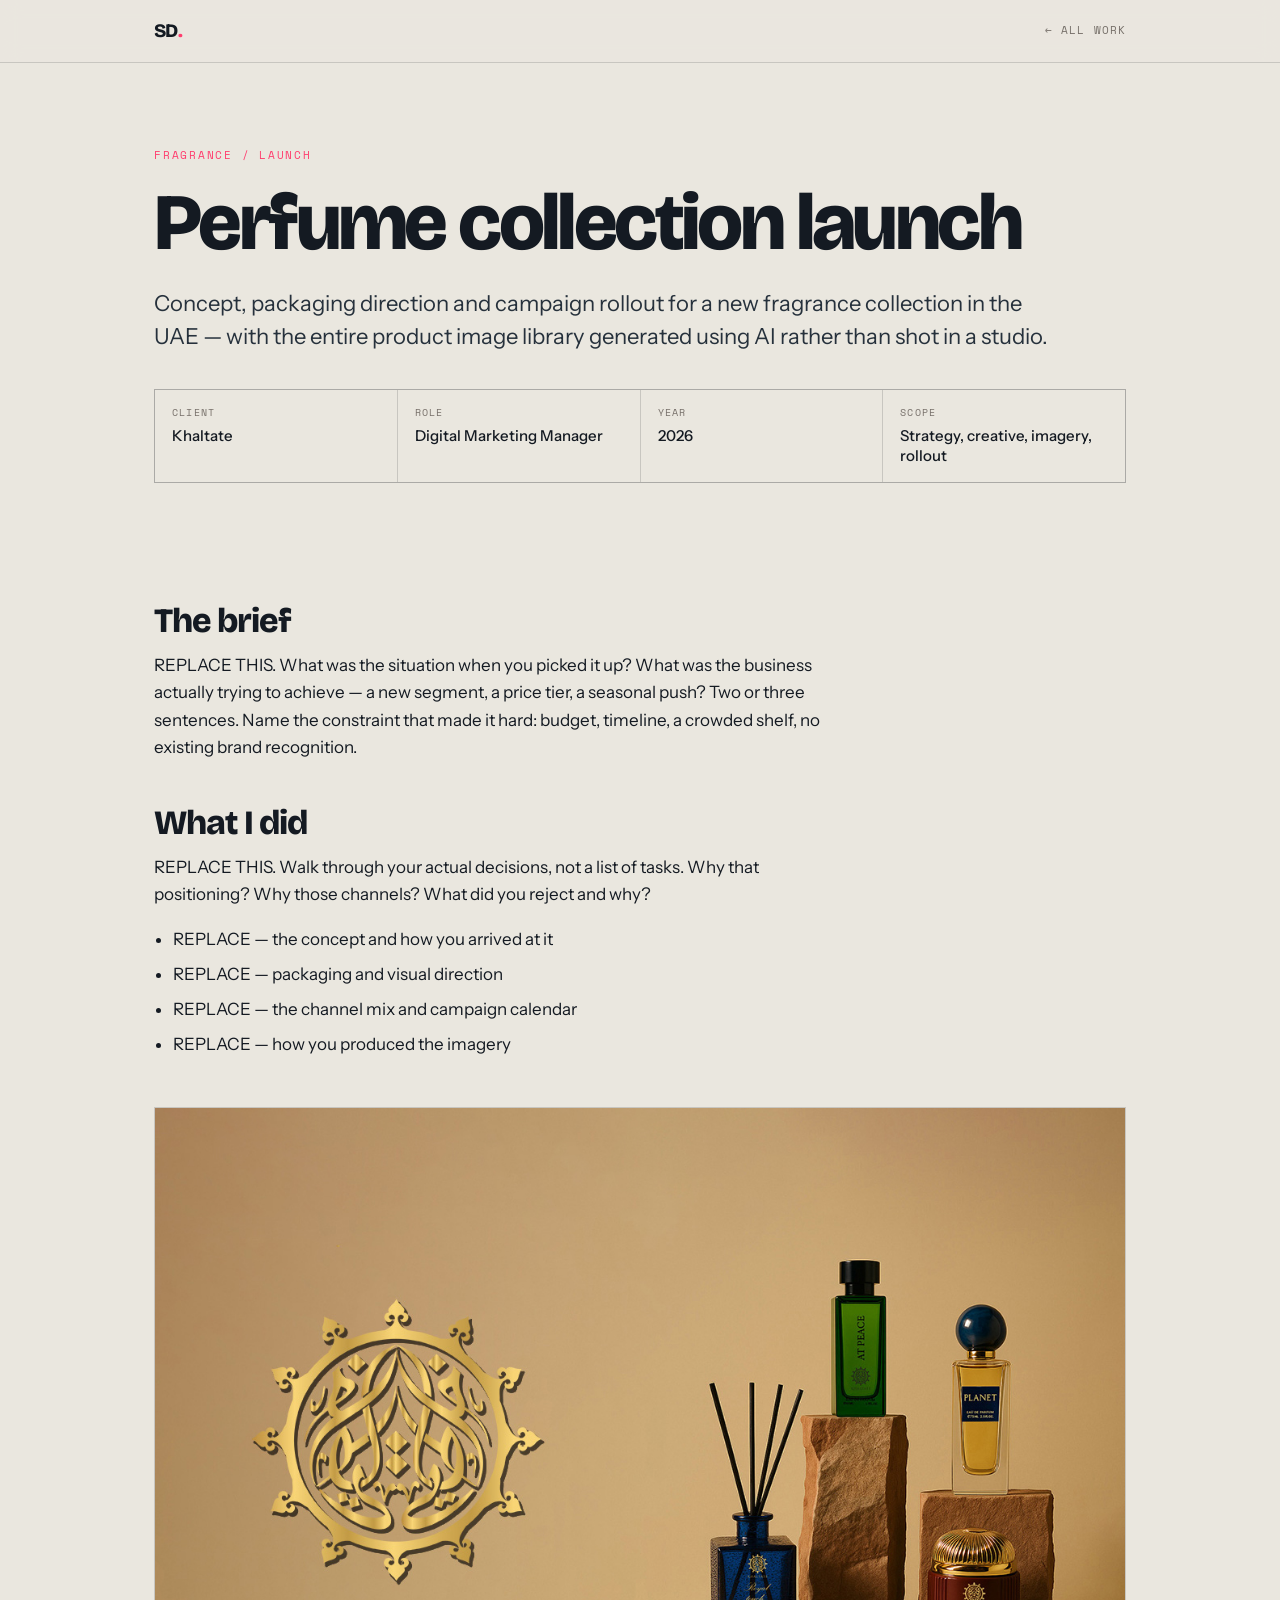
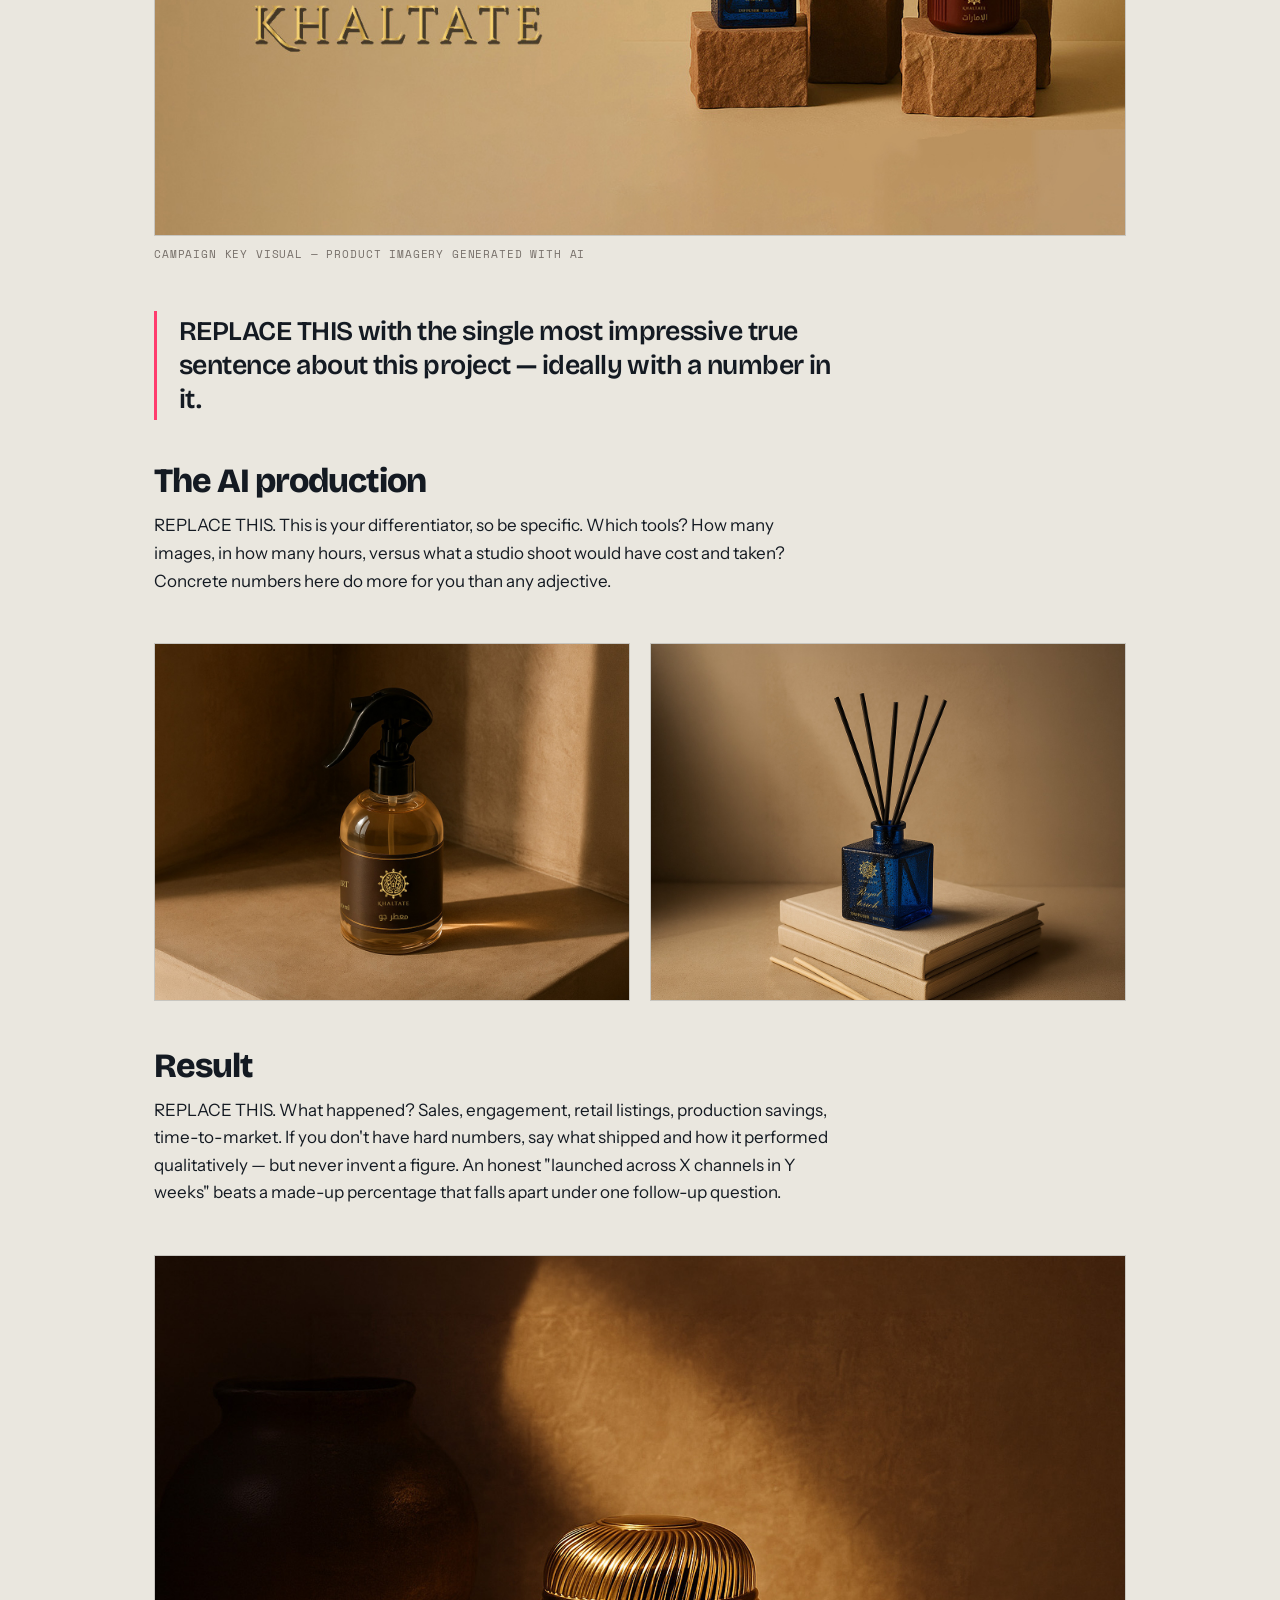
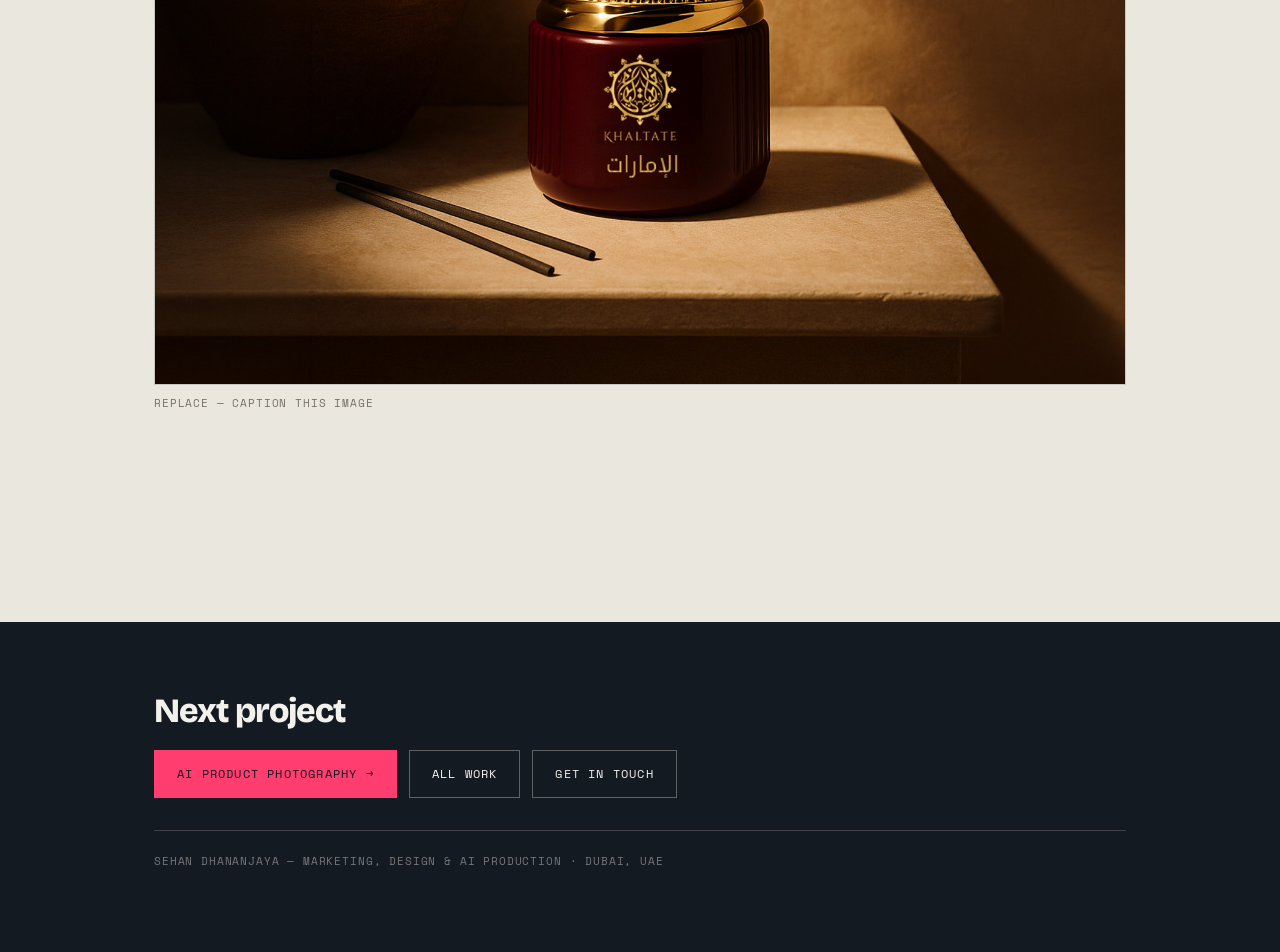
<file: work/perfume-launch.html>
<!DOCTYPE html>
<html lang="en">
<head>
<meta charset="utf-8">
<meta name="viewport" content="width=device-width, initial-scale=1">
<title>Perfume Collection Launch — Sehan Dhananjaya</title>
<meta name="description" content="Concept, packaging direction and campaign rollout for a new UAE fragrance collection, with AI-generated product imagery.">

<link rel="icon" href="/favicon.ico" sizes="32x32">
<link rel="icon" href="/favicon.svg" type="image/svg+xml">
<link rel="apple-touch-icon" href="/apple-touch-icon.png">

<meta property="og:title" content="Perfume Collection Launch — Sehan Dhananjaya">
<meta property="og:description" content="Concept, packaging direction and campaign rollout for a new UAE fragrance collection.">
<meta property="og:image" content="https://sehandhananjaya.github.io/images/work-01.jpg">
<meta property="og:url" content="https://sehandhananjaya.github.io/work/perfume-launch.html">
<meta name="twitter:card" content="summary_large_image">
<meta name="theme-color" content="#141A22">

<link rel="preconnect" href="https://fonts.googleapis.com">
<link rel="preconnect" href="https://fonts.gstatic.com" crossorigin>
<link href="https://fonts.googleapis.com/css2?family=Bricolage+Grotesque:opsz,wght@12..96,400;12..96,600;12..96,800&family=Instrument+Sans:wght@400;500;600&family=Space+Mono:wght@400;700&display=swap" rel="stylesheet">
<link rel="stylesheet" href="case.css">
</head>
<body>

<nav class="bar">
  <div class="wrap bar-in">
    <a class="mark" href="/">SD<span>.</span></a>
    <a class="back" href="/#work">← All work</a>
  </div>
</nav>

<header class="case-hero wrap">
  <p class="tag">Fragrance / Launch</p>
  <h1>Perfume collection launch</h1>
  <p class="lede">Concept, packaging direction and campaign rollout for a new fragrance collection in the UAE — with the entire product image library generated using AI rather than shot in a studio.</p>

  <dl class="facts">
    <div><dt>Client</dt><dd>Khaltate</dd></div>
    <div><dt>Role</dt><dd>Digital Marketing Manager</dd></div>
    <div><dt>Year</dt><dd>2026</dd></div>
    <div><dt>Scope</dt><dd>Strategy, creative, imagery, rollout</dd></div>
  </dl>
</header>

<main class="body wrap">
  <div class="narrow">
    <h2>The brief</h2>
    <p>REPLACE THIS. What was the situation when you picked it up? What was the business actually trying to achieve — a new segment, a price tier, a seasonal push? Two or three sentences. Name the constraint that made it hard: budget, timeline, a crowded shelf, no existing brand recognition.</p>

    <h2>What I did</h2>
    <p>REPLACE THIS. Walk through your actual decisions, not a list of tasks. Why that positioning? Why those channels? What did you reject and why?</p>
    <ul>
      <li>REPLACE — the concept and how you arrived at it</li>
      <li>REPLACE — packaging and visual direction</li>
      <li>REPLACE — the channel mix and campaign calendar</li>
      <li>REPLACE — how you produced the imagery</li>
    </ul>
  </div>

  <figure class="shot">
    <img src="../images/work-01.jpg" alt="Perfume collection campaign imagery" loading="lazy">
    <figcaption>Campaign key visual — product imagery generated with AI</figcaption>
  </figure>

  <div class="narrow">
    <p class="pull">REPLACE THIS with the single most impressive true sentence about this project — ideally with a number in it.</p>

    <h2>The AI production</h2>
    <p>REPLACE THIS. This is your differentiator, so be specific. Which tools? How many images, in how many hours, versus what a studio shoot would have cost and taken? Concrete numbers here do more for you than any adjective.</p>
  </div>

  <div class="shot pair">
    <img src="../images/perfume-launch/02.jpg" alt="Product imagery detail" loading="lazy">
    <img src="../images/perfume-launch/03.jpg" alt="Packaging direction" loading="lazy">
  </div>

  <div class="narrow">
    <h2>Result</h2>
    <p>REPLACE THIS. What happened? Sales, engagement, retail listings, production savings, time-to-market. If you don't have hard numbers, say what shipped and how it performed qualitatively — but never invent a figure. An honest "launched across X channels in Y weeks" beats a made-up percentage that falls apart under one follow-up question.</p>
  </div>

  <figure class="shot">
    <img src="../images/perfume-launch/04.jpg" alt="Campaign in market" loading="lazy">
    <figcaption>REPLACE — caption this image</figcaption>
  </figure>
</main>

<section class="endbar">
  <div class="wrap">
    <h2>Next project</h2>
    <div class="endnav">
      <a class="btn" href="ai-product-photography.html">AI product photography →</a>
      <a class="btn btn--ghost" href="/#work">All work</a>
      <a class="btn btn--ghost" href="/#contact">Get in touch</a>
    </div>
    <p class="endfoot">Sehan Dhananjaya — Marketing, design &amp; AI production · Dubai, UAE</p>
  </div>
</section>

</body>
</html>
</file>
<file: work/case.css>
/* Shared styles for every page inside /work/ — edit once, all six update. */

:root{
  --ink:#141A22;
  --ink-soft:#26313C;
  --paper:#EAE7DF;
  --paper-warm:#F3F1EB;
  --spot:#FF3D6E;
  --grey:#77706A;
  --rule:rgba(20,26,34,.16);

  --display:"Bricolage Grotesque",system-ui,sans-serif;
  --body:"Instrument Sans",system-ui,sans-serif;
  --mono:"Space Mono",ui-monospace,monospace;

  --gutter:clamp(20px,5vw,72px);
  --stack:clamp(56px,8vw,110px);
}

*{box-sizing:border-box}
html{scroll-behavior:smooth}
body{
  margin:0;background:var(--paper);color:var(--ink);
  font-family:var(--body);font-size:17px;line-height:1.62;
  -webkit-font-smoothing:antialiased;
}
img{max-width:100%;display:block}
a{color:inherit}
:focus-visible{outline:2px solid var(--spot);outline-offset:3px}

.wrap{max-width:1100px;margin:0 auto;padding-inline:var(--gutter)}
.narrow{max-width:680px}

h1,h2,h3{font-family:var(--display);font-weight:800;line-height:1;letter-spacing:-.03em;margin:0}
h1{font-size:clamp(38px,7vw,80px);letter-spacing:-.045em}
h2{font-size:clamp(24px,3.2vw,34px)}
h3{font-size:clamp(17px,2vw,20px);font-weight:600;letter-spacing:-.01em}
p{margin:0 0 1em}
.lede{font-size:clamp(18px,2vw,22px);line-height:1.5}

/* ---- top bar ---- */
.bar{border-bottom:1px solid var(--rule);position:sticky;top:0;z-index:40;
     background:rgba(234,231,223,.92);backdrop-filter:blur(10px)}
.bar-in{display:flex;align-items:center;justify-content:space-between;height:62px}
.mark{font-family:var(--display);font-weight:800;font-size:19px;letter-spacing:-.03em;text-decoration:none}
.mark span{color:var(--spot)}
.back{font-family:var(--mono);font-size:11px;letter-spacing:.1em;text-transform:uppercase;
      text-decoration:none;color:var(--grey)}
.back:hover{color:var(--spot)}

/* ---- hero ---- */
.case-hero{padding-block:clamp(44px,7vw,84px) clamp(28px,4vw,44px)}
.tag{font-family:var(--mono);font-size:11px;letter-spacing:.16em;text-transform:uppercase;
     color:var(--spot);margin:0 0 18px}
.case-hero .lede{margin-top:24px;max-width:60ch;color:var(--ink-soft)}

/* ---- fact strip ---- */
.facts{display:grid;grid-template-columns:repeat(4,1fr);gap:1px;background:var(--rule);
       margin-top:36px;border:1px solid var(--rule)}
.facts div{background:var(--paper);padding:15px 17px}
.facts dt{font-family:var(--mono);font-size:10px;letter-spacing:.12em;text-transform:uppercase;
          color:var(--grey);margin:0 0 5px}
.facts dd{margin:0;font-size:15px;font-weight:500;line-height:1.35}
@media(max-width:760px){.facts{grid-template-columns:repeat(2,1fr)}}

/* ---- body copy ---- */
.body{padding-block:clamp(36px,5vw,60px)}
.body h2{margin:44px 0 14px}
.body h2:first-child{margin-top:0}
.body ul{margin:0 0 1.2em;padding-left:1.1em}
.body li{margin-bottom:.45em}

/* ---- images ---- */
.shot{margin:clamp(28px,4vw,48px) 0}
.shot img{width:100%;border:1px solid var(--rule)}
.shot figcaption{font-family:var(--mono);font-size:10.5px;letter-spacing:.08em;
                 text-transform:uppercase;color:var(--grey);margin-top:10px}
.pair{display:grid;grid-template-columns:1fr 1fr;gap:clamp(12px,2vw,20px)}
@media(max-width:640px){.pair{grid-template-columns:1fr}}

/* ---- pull quote ---- */
.pull{border-left:3px solid var(--spot);padding:4px 0 4px 22px;margin:36px 0;
      font-family:var(--display);font-size:clamp(20px,2.6vw,27px);font-weight:600;
      line-height:1.25;letter-spacing:-.02em}

/* ---- footer nav ---- */
.endbar{background:var(--ink);color:var(--paper-warm);padding-block:clamp(44px,6vw,72px);margin-top:var(--stack)}
.endbar h2{margin-bottom:22px}
.endnav{display:flex;flex-wrap:wrap;gap:12px}
.btn{display:inline-block;font-family:var(--mono);font-size:12px;letter-spacing:.1em;
     text-transform:uppercase;text-decoration:none;padding:13px 22px;
     background:var(--spot);color:var(--ink);border:1px solid var(--spot)}
.btn--ghost{background:transparent;color:var(--paper-warm);border-color:rgba(234,231,223,.35)}
.btn--ghost:hover{background:var(--paper-warm);color:var(--ink)}
.endfoot{margin-top:32px;padding-top:22px;border-top:1px solid rgba(234,231,223,.2);
         font-family:var(--mono);font-size:10.5px;letter-spacing:.08em;text-transform:uppercase;
         color:rgba(234,231,223,.45)}

@media(prefers-reduced-motion:reduce){html{scroll-behavior:auto}}
</file>
